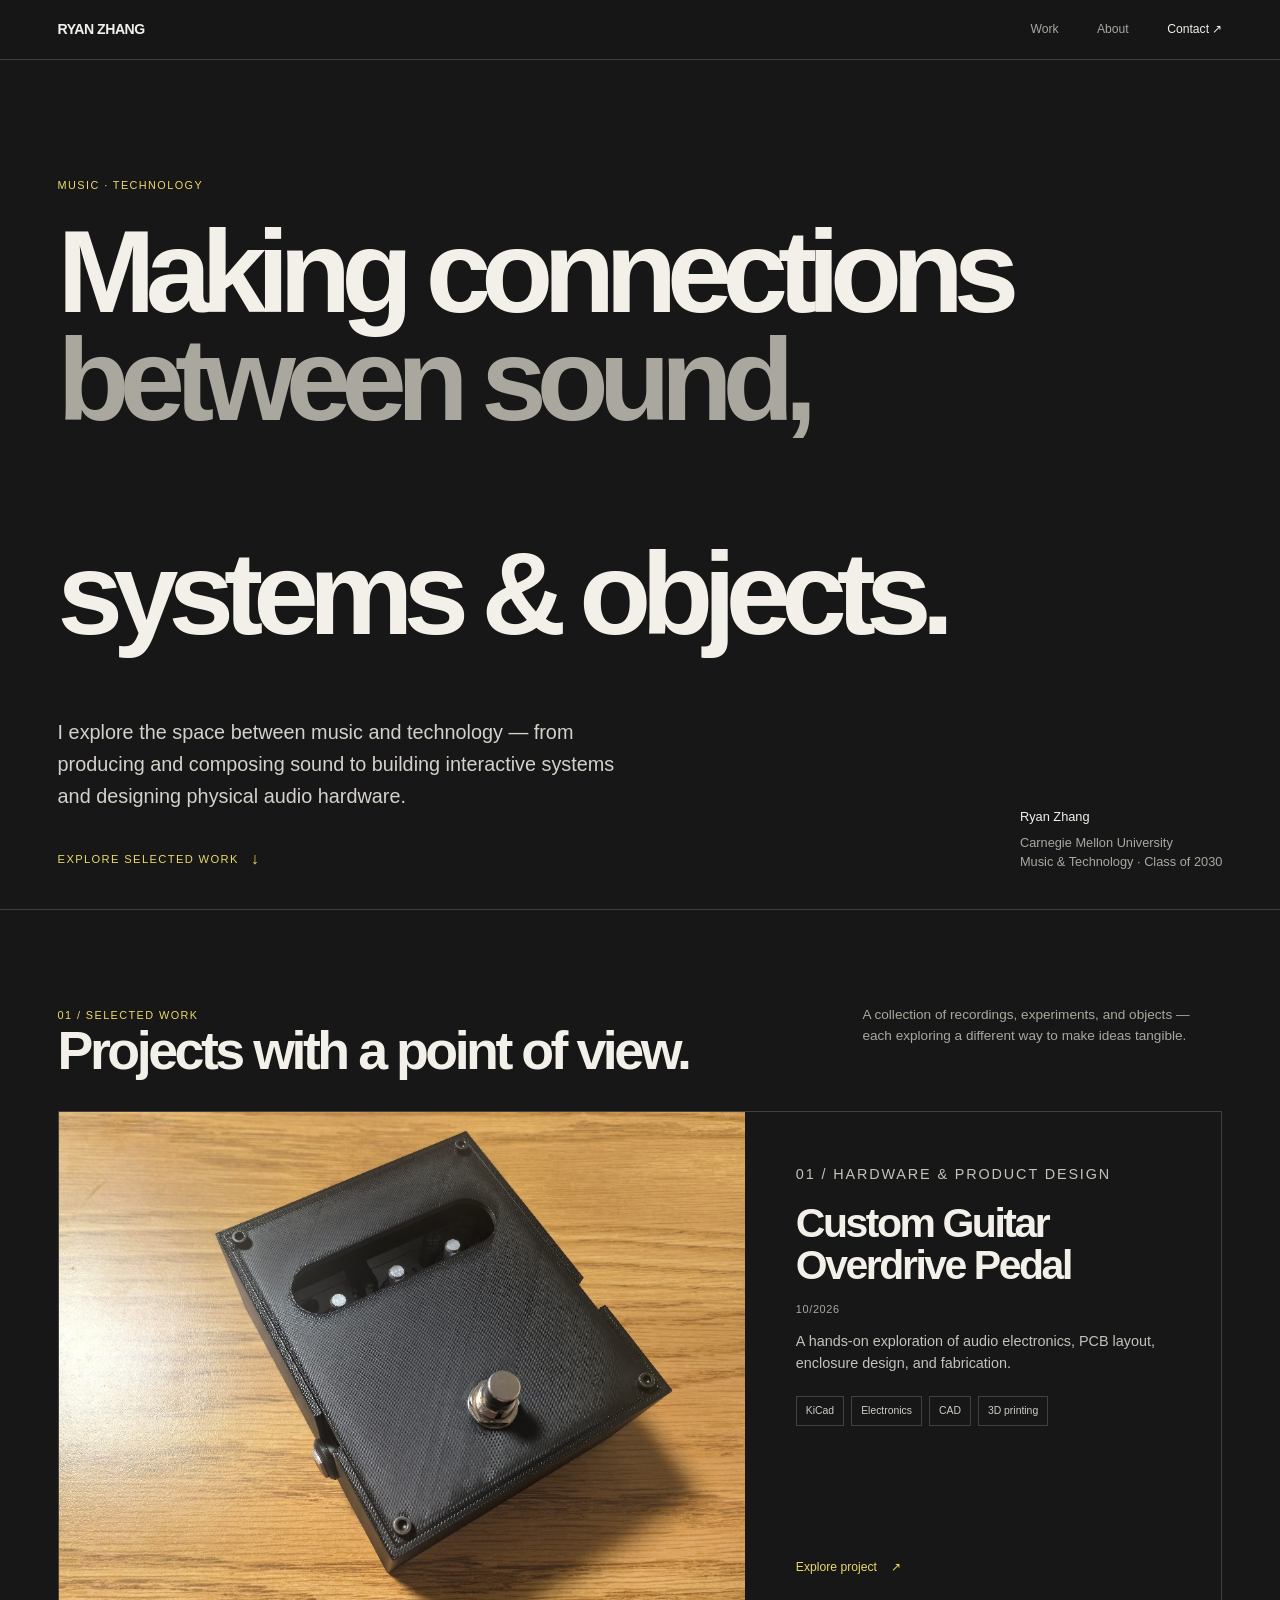
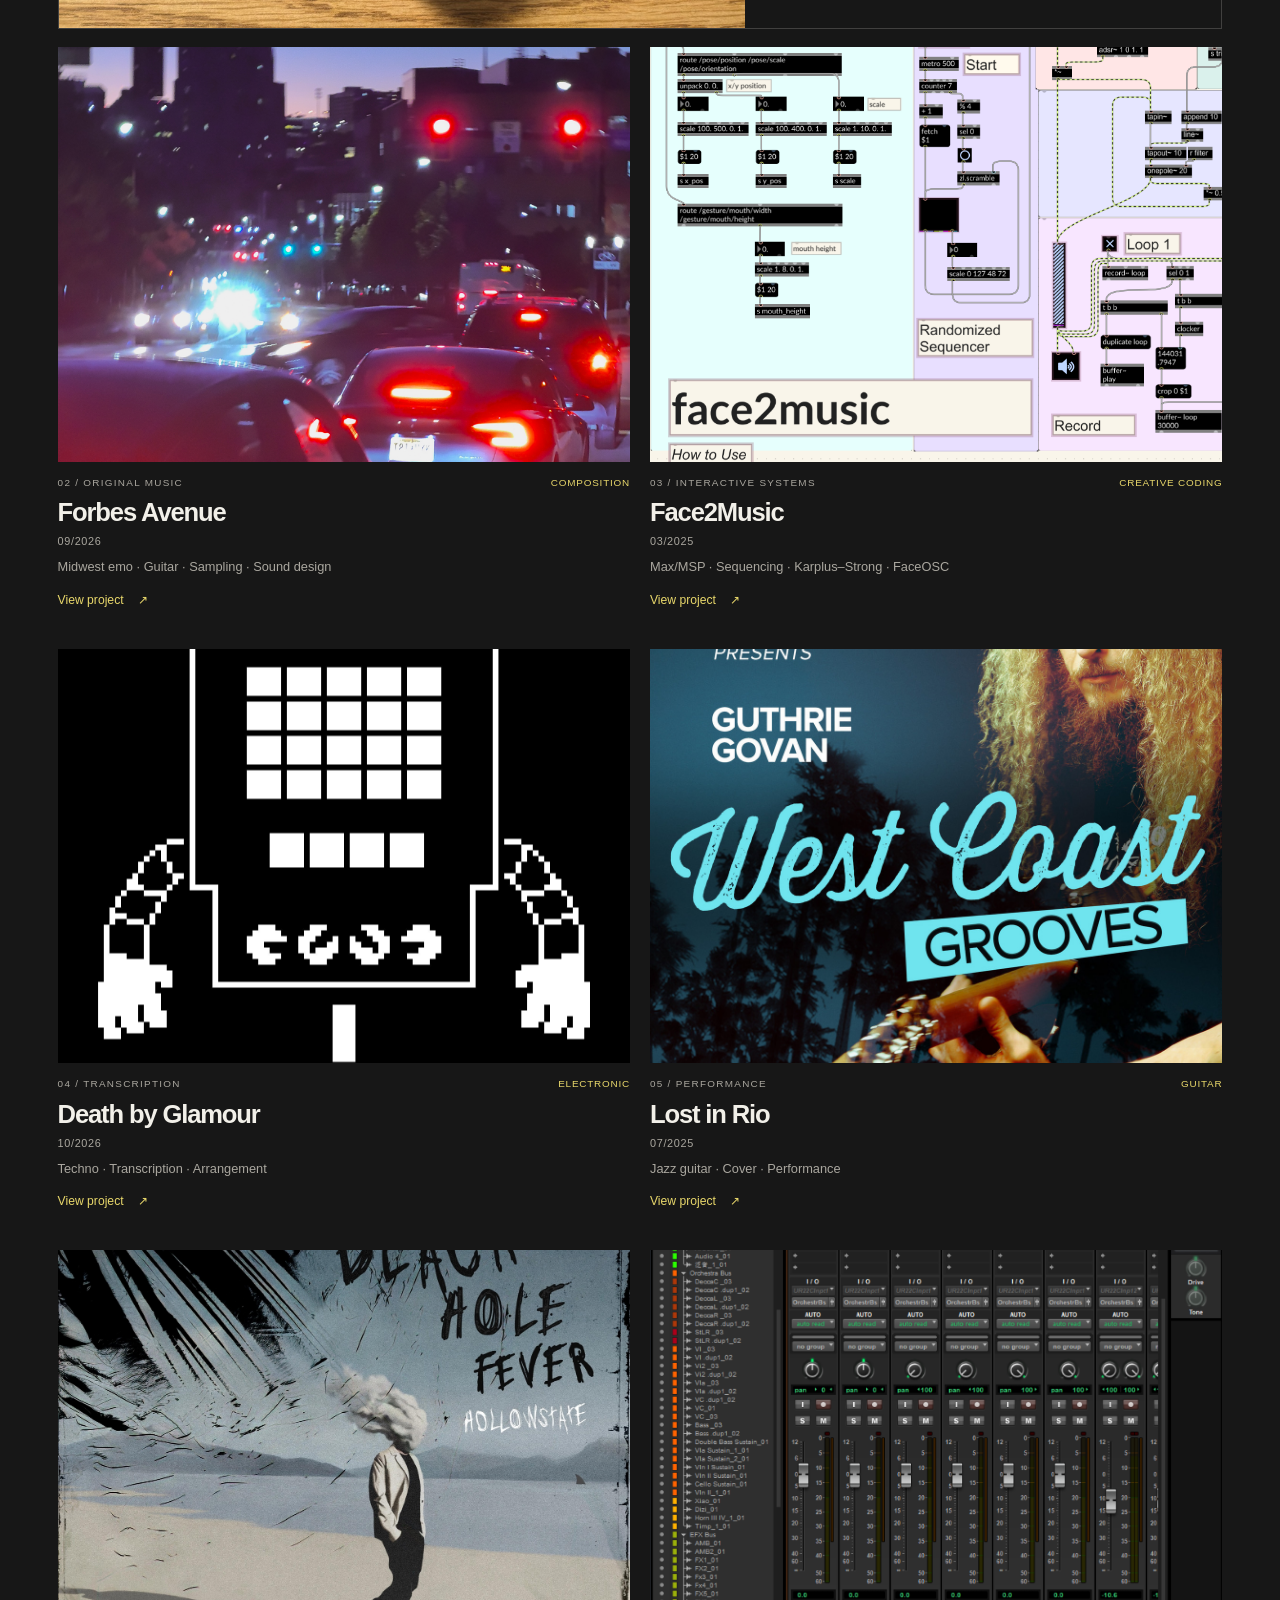
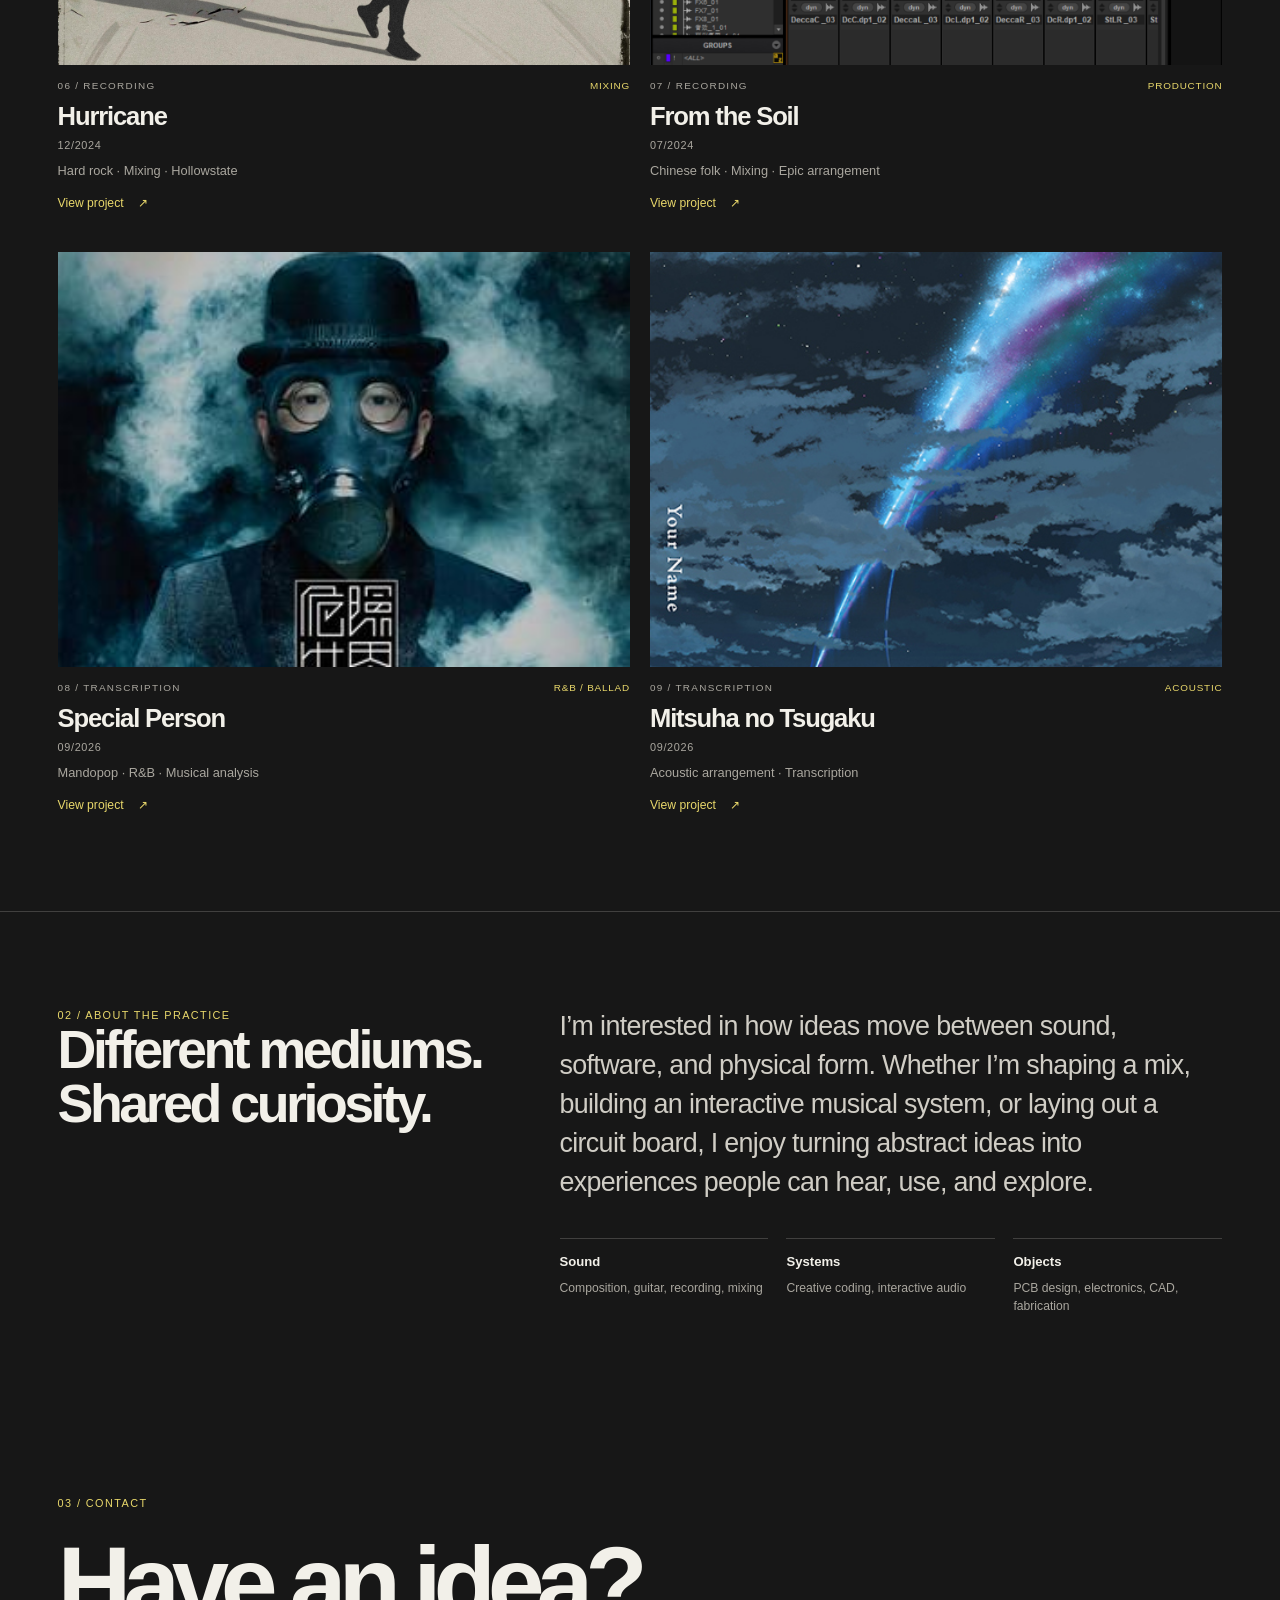
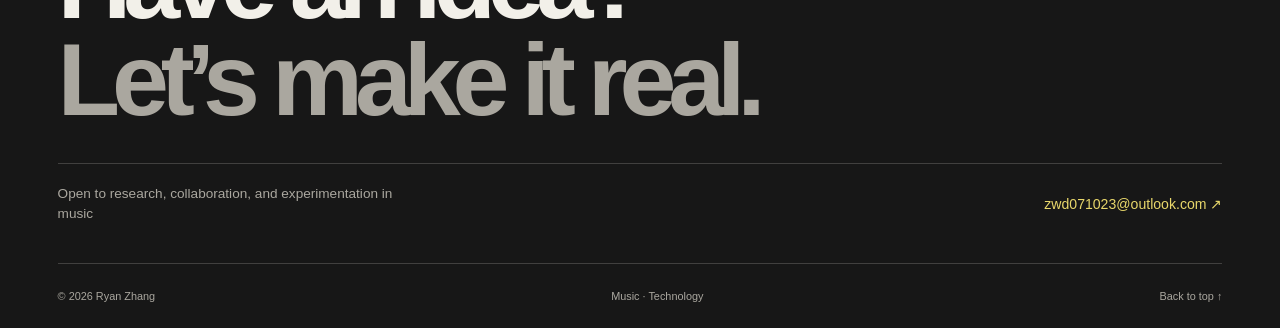
<file: index.html>
<!DOCTYPE html>
<html lang="en">
<head>
  <meta charset="UTF-8">
  <meta name="viewport" content="width=device-width, initial-scale=1.0">
  <meta name="theme-color" content="#171717">
  <meta name="description" content="Ryan Zhang — selected work across music, creative technology, and hardware design.">
  <title>Ryan Zhang — Selected Work</title>
  <style>
    :root {
      --bg: #171717;
      --panel: #202020;
      --text: #f2f0e9;
      --muted: #aaa79f;
      --line: rgba(242, 240, 233, .19);
      --accent: #e9d86b;
      --page: min(1440px, calc(100% - 9vw));
    }
    * { box-sizing: border-box; margin: 0; padding: 0; }
    html { scroll-behavior: smooth; scroll-padding-top: 90px; }
    body {
      background: var(--bg); color: var(--text);
      font-family: Inter, "Helvetica Neue", Arial, sans-serif;
      -webkit-font-smoothing: antialiased;
      line-height: 1.5;
    }
    a { color: inherit; text-decoration: none; }
    img { display: block; max-width: 100%; }
    ::selection { background: var(--accent); color: var(--bg); }
    .wrap { width: var(--page); margin-inline: auto; }
    .topbar {
      position: sticky; top: 0; z-index: 20;
      display: flex; align-items: center; justify-content: space-between;
      gap: 24px; padding: 19px max(4.5vw, calc((100vw - 1440px) / 2));
      border-bottom: 1px solid var(--line);
      background: rgba(23,23,23,.9); backdrop-filter: blur(16px);
    }
    .wordmark { font-size: .88rem; font-weight: 750; letter-spacing: -.035em; }
    .nav { display: flex; align-items: center; gap: clamp(18px, 3vw, 42px); }
    .nav a { font-size: .76rem; color: var(--muted); transition: color .2s ease; }
    .nav a:hover, .nav a:focus-visible { color: var(--accent); }
    .nav .contact-link { color: var(--text); }
    .hero {
      min-height: min(780px, 82vh); display: flex; flex-direction: column;
      justify-content: space-between; padding-top: clamp(85px, 13vh, 150px);
      padding-bottom: 38px;
    }
    .eyebrow, .section-label, .meta, .project-number {
      font-size: .68rem; letter-spacing: .13em; text-transform: uppercase;
    }
    .eyebrow { color: var(--accent); margin-bottom: 25px; }
    h1 {
      max-width: 1100px; font-size: clamp(3.5rem, 9.2vw, 9rem);
      line-height: .91; letter-spacing: -.085em; font-weight: 720;
    }
    h1 .second-line { display: block; color: var(--muted); }
    .hero-bottom {
      display: grid; grid-template-columns: minmax(0, 1.1fr) minmax(230px, .65fr);
      gap: 36px; align-items: end; margin-top: 70px;
    }
    .intro { max-width: 580px; font-size: clamp(1rem, 1.55vw, 1.25rem); color: #d4d1c9; line-height: 1.6; }
    .hero-note { justify-self: end; max-width: 300px; color: var(--muted); font-size: .8rem; }
    .hero-note span { color: var(--text); display: block; margin-bottom: 7px; }
    .scroll-cue { display: inline-flex; align-items: center; gap: 12px; margin-top: 35px; color: var(--accent); font-size: .7rem; letter-spacing: .12em; text-transform: uppercase; }
    .scroll-cue::after { content: "↓"; font-size: 1rem; }
    .section { padding-block: 95px; border-top: 1px solid var(--line); }
    .section-head { display: flex; align-items: baseline; justify-content: space-between; gap: 20px; margin-bottom: 34px; }
    .section-label { color: var(--accent); }
    h2 { font-size: clamp(2rem, 4.2vw, 4rem); line-height: 1; letter-spacing: -.065em; font-weight: 650; }
    .section-description { max-width: 360px; color: var(--muted); font-size: .85rem; }
    .feature {
      display: grid; grid-template-columns: 1.18fr .82fr; min-height: 390px;
      border: 1px solid var(--line); margin-bottom: 18px; transition: border-color .25s ease;
    }
    .feature:hover { border-color: rgba(233,216,107,.65); }
    .feature-image { min-height: 360px; overflow: hidden; background: #252525; }
    .feature-image img { width: 100%; height: 100%; object-fit: cover; transition: transform .65s cubic-bezier(.2,.7,.2,1); }
    .feature:hover .feature-image img { transform: scale(1.025); }
    .feature-copy { padding: clamp(24px, 4vw, 54px); display: flex; flex-direction: column; align-items: flex-start; justify-content: space-between; gap: 35px; }
    .meta { color: var(--muted); font-size: .63rem; }
    .feature h3 { font-size: clamp(1.8rem, 3.2vw, 3.25rem); line-height: 1.02; letter-spacing: -.06em; font-weight: 620; margin: 18px 0 14px; }
    .feature-copy p { color: #c5c2ba; font-size: .9rem; max-width: 390px; }
    .tags { display: flex; flex-wrap: wrap; gap: 7px; margin-top: 22px; }
    .tag { border: 1px solid var(--line); padding: 6px 9px; color: #d0cdc5; font-size: .65rem; }
    .text-link { display: inline-flex; align-items: center; gap: 14px; color: var(--accent); font-size: .76rem; }
    .text-link span { transition: transform .2s ease; }
    .text-link:hover span { transform: translate(3px,-3px); }
    .project-grid { display: grid; grid-template-columns: repeat(2, minmax(0,1fr)); gap: 38px 20px; }
    .project { min-width: 0; }
    .project-image { aspect-ratio: 1.38; overflow: hidden; background: #242424; position: relative; }
    .project-image img { width: 100%; height: 100%; object-fit: cover; transition: transform .55s cubic-bezier(.2,.7,.2,1), opacity .3s ease; }
    .project:hover .project-image img { transform: scale(1.035); opacity: .88; }
    .project-top { display: flex; justify-content: space-between; gap: 12px; margin: 14px 0 8px; }
    .project-number { color: var(--muted); font-size: .62rem; }
    .project-category { color: var(--accent); font-size: .62rem; letter-spacing: .08em; text-transform: uppercase; text-align: right; }
    .project h3 { font-size: clamp(1.25rem, 2vw, 1.8rem); font-weight: 600; letter-spacing: -.045em; line-height: 1.12; }
    .project p { margin-top: 8px; color: var(--muted); font-size: .8rem; }
    .project .text-link { margin-top: 14px; }
    .project .project-date, .feature-copy .project-date { color: var(--muted); font-size: .68rem; letter-spacing: .06em; max-width: none; }
    .project .project-date { margin-top: 6px; }
    .feature-copy .project-date { margin: 0 0 14px; }
    .about-grid { display: grid; grid-template-columns: .8fr 1.2fr; gap: 60px; }
    .about-copy { max-width: 700px; color: #d0cdc5; font-size: clamp(1.2rem, 2.1vw, 1.8rem); line-height: 1.45; letter-spacing: -.025em; }
    .discipline-list { display: grid; grid-template-columns: repeat(3,1fr); gap: 18px; margin-top: 36px; }
    .discipline { border-top: 1px solid var(--line); padding-top: 13px; }
    .discipline b { display: block; font-size: .82rem; font-weight: 600; margin-bottom: 7px; }
    .discipline span { display: block; color: var(--muted); font-size: .76rem; }
    .contact-section { padding-block: 85px 38px; }
    .contact-title { max-width: 900px; font-size: clamp(3rem, 8vw, 7.5rem); line-height: .94; letter-spacing: -.08em; margin: 24px 0 35px; }
    .contact-title span { color: var(--muted); }
    .contact-bottom { display: flex; align-items: center; justify-content: space-between; gap: 24px; border-top: 1px solid var(--line); padding-top: 20px; }
    .email { color: var(--accent); font-size: .88rem; }
    footer { display: flex; justify-content: space-between; gap: 20px; padding-block: 24px; color: var(--muted); font-size: .68rem; border-top: 1px solid var(--line); }
    @media (max-width: 760px) {
      :root { --page: calc(100% - 40px); }
      .topbar { padding: 16px 20px; }
      .nav { gap: 16px; }
      .nav a { font-size: .7rem; }
      .hero { min-height: 720px; min-height: 82svh; padding-top: 100px; }
      h1 { font-size: clamp(3.2rem, 13vw, 6rem); }
      .hero-bottom { grid-template-columns: 1fr; gap: 20px; margin-top: 50px; }
      .hero-note { justify-self: start; }
      .section { padding-block: 68px; }
      .section-head { display: block; }
      .section-description { margin-top: 13px; }
      .feature { grid-template-columns: 1fr; }
      .feature-image { min-height: 0; aspect-ratio: 1.2; }
      .feature-copy { min-height: 300px; }
      .project-grid { gap: 30px 14px; }
      .project-image { aspect-ratio: 1.05; }
      .project-category { font-size: .55rem; }
      .project p { font-size: .74rem; }
      .about-grid { grid-template-columns: 1fr; gap: 28px; }
      .discipline-list { grid-template-columns: 1fr; gap: 22px; }
      .contact-bottom { align-items: flex-start; flex-direction: column; }
    }
    @media (max-width: 430px) {
      .wordmark { font-size: .78rem; }
      .nav { gap: 11px; }
      .nav a { font-size: .65rem; }
      .project-grid { grid-template-columns: 1fr; }
      .project-image { aspect-ratio: 1.4; }
      footer { flex-direction: column; }
    }
    @media (prefers-reduced-motion: reduce) {
      html { scroll-behavior: auto; }
      *, *::before, *::after { transition-duration: .01ms !important; animation-duration: .01ms !important; animation-iteration-count: 1 !important; }
    }
  </style>
</head>
<body>
  <header class="topbar">
    <a class="wordmark" href="#home" aria-label="Ryan Zhang home">RYAN ZHANG</a>
    <nav class="nav" aria-label="Main navigation">
      <a href="#work">Work</a>
      <a href="#about">About</a>
      <a class="contact-link" href="#contact">Contact ↗</a>
    </nav>
  </header>

  <main>
    <section class="hero wrap" id="home">
      <div>
        <p class="eyebrow">Music · Technology</p>
        <h1>Making connections<br><span class="second-line">between sound,</span><br>systems & objects.</h1>
        <div class="hero-bottom">
          <div>
            <p class="intro">I explore the space between music and technology — from producing and composing sound to building interactive systems and designing physical audio hardware.</p>
            <a class="scroll-cue" href="#work">Explore selected work</a>
          </div>
          <p class="hero-note"><span>Ryan Zhang</span>Carnegie Mellon University<br>Music & Technology · Class of 2030</p>
        </div>
      </div>
    </section>

    <section class="section" id="work">
      <div class="wrap">
        <div class="section-head">
          <div><p class="section-label">01 / Selected work</p><h2>Projects with a point of view.</h2></div>
          <p class="section-description">A collection of recordings, experiments, and objects — each exploring a different way to make ideas tangible.</p>
        </div>

        <a class="feature" href="./custom-guitar-overdrive-pedal/index.html">
          <div class="feature-image"><img src="resources/custom_guitar_overdrive_pedal/figure-01.jpeg" alt="Custom guitar overdrive pedal project" loading="eager"></div>
          <div class="feature-copy">
            <div>
              <p class="meta">01 / Hardware & product design</p>
              <h3>Custom Guitar<br>Overdrive Pedal</h3>
              <p class="project-date"><time datetime="2026-10">10/2026</time></p>
              <p>A hands-on exploration of audio electronics, PCB layout, enclosure design, and fabrication.</p>
              <div class="tags"><span class="tag">KiCad</span><span class="tag">Electronics</span><span class="tag">CAD</span><span class="tag">3D printing</span></div>
            </div>
            <span class="text-link">Explore project <span>↗</span></span>
          </div>
        </a>

        <div class="project-grid">
          <article class="project">
            <a href="./forbes-avenue/index.html" aria-label="View Forbes Avenue project">
              <div class="project-image"><img src="resources/forbes_avenue/forbes_avenue.jpg" alt="Forbes Avenue original music project" loading="lazy"></div>
            </a>
            <div class="project-top"><span class="project-number">02 / Original music</span><span class="project-category">Composition</span></div>
            <h3><a href="./forbes-avenue/index.html">Forbes Avenue</a></h3>
            <p class="project-date"><time datetime="2026-09">09/2026</time></p>
            <p>Midwest emo · Guitar · Sampling · Sound design</p>
            <a class="text-link" href="./forbes-avenue/index.html">View project <span>↗</span></a>
          </article>

          <article class="project">
            <a href="./face2music/index.html" aria-label="View Face2Music project">
              <div class="project-image"><img src="resources/face2music/face2music.png" alt="Face2Music interactive music system" loading="lazy"></div>
            </a>
            <div class="project-top"><span class="project-number">03 / Interactive systems</span><span class="project-category">Creative coding</span></div>
            <h3><a href="./face2music/index.html">Face2Music</a></h3>
            <p class="project-date"><time datetime="2025-03">03/2025</time></p>
            <p>Max/MSP · Sequencing · Karplus–Strong · FaceOSC</p>
            <a class="text-link" href="./face2music/index.html">View project <span>↗</span></a>
          </article>

          <article class="project">
            <a href="./death-by-glamour/index.html" aria-label="View Death by Glamour project">
              <div class="project-image"><img src="resources/death_by_glamour/death_by_glamour.jpg" alt="Death by Glamour techno transcription project" loading="lazy"></div>
            </a>
            <div class="project-top"><span class="project-number">04 / Transcription</span><span class="project-category">Electronic</span></div>
            <h3><a href="./death-by-glamour/index.html">Death by Glamour</a></h3>
            <p class="project-date"><time datetime="2026-10">10/2026</time></p>
            <p>Techno · Transcription · Arrangement</p>
            <a class="text-link" href="./death-by-glamour/index.html">View project <span>↗</span></a>
          </article>

          <article class="project">
            <a href="./lost-in-rio/index.html" aria-label="View Lost in Rio project">
              <div class="project-image"><img src="resources/lost_in_rio/west_coast_grooves.jpg" alt="Lost in Rio jazz guitar cover" loading="lazy"></div>
            </a>
            <div class="project-top"><span class="project-number">05 / Performance</span><span class="project-category">Guitar</span></div>
            <h3><a href="./lost-in-rio/index.html">Lost in Rio</a></h3>
            <p class="project-date"><time datetime="2025-07">07/2025</time></p>
            <p>Jazz guitar · Cover · Performance</p>
            <a class="text-link" href="./lost-in-rio/index.html">View project <span>↗</span></a>
          </article>

          <article class="project">
            <a href="./hurricane/index.html" aria-label="View Hurricane project">
              <div class="project-image"><img src="resources/hurricane/black_hole_fever.jpg" alt="Hurricane hard rock mixing project" loading="lazy"></div>
            </a>
            <div class="project-top"><span class="project-number">06 / Recording</span><span class="project-category">Mixing</span></div>
            <h3><a href="./hurricane/index.html">Hurricane</a></h3>
            <p class="project-date"><time datetime="2024-12">12/2024</time></p>
            <p>Hard rock · Mixing · Hollowstate</p>
            <a class="text-link" href="./hurricane/index.html">View project <span>↗</span></a>
          </article>

          <article class="project">
            <a href="./from-the-soil/index.html" aria-label="View From the Soil project">
              <div class="project-image"><img src="resources/from_the_soil/from_the_soil.png" alt="From the Soil Chinese folk mixing project" loading="lazy"></div>
            </a>
            <div class="project-top"><span class="project-number">07 / Recording</span><span class="project-category">Production</span></div>
            <h3><a href="./from-the-soil/index.html">From the Soil</a></h3>
            <p class="project-date"><time datetime="2024-07">07/2024</time></p>
            <p>Chinese folk · Mixing · Epic arrangement</p>
            <a class="text-link" href="./from-the-soil/index.html">View project <span>↗</span></a>
          </article>

          <article class="project">
            <a href="./special-person/index.html" aria-label="View Special Person project">
              <div class="project-image"><img src="resources/special_person/special_person.jpg" alt="Special Person Mandopop transcription project" loading="lazy"></div>
            </a>
            <div class="project-top"><span class="project-number">08 / Transcription</span><span class="project-category">R&B / Ballad</span></div>
            <h3><a href="./special-person/index.html">Special Person</a></h3>
            <p class="project-date"><time datetime="2026-09">09/2026</time></p>
            <p>Mandopop · R&B · Musical analysis</p>
            <a class="text-link" href="./special-person/index.html">View project <span>↗</span></a>
          </article>

          <article class="project">
            <a href="./mitsuha-no-tsugaku/index.html" aria-label="View Mitsuha no Tsugaku project">
              <div class="project-image"><img src="resources/mitsuha_no_tsugaku/mitsuha_no_tsugaku.jpg" alt="Mitsuha no Tsugaku acoustic transcription project" loading="lazy"></div>
            </a>
            <div class="project-top"><span class="project-number">09 / Transcription</span><span class="project-category">Acoustic</span></div>
            <h3><a href="./mitsuha-no-tsugaku/index.html">Mitsuha no Tsugaku</a></h3>
            <p class="project-date"><time datetime="2026-09">09/2026</time></p>
            <p>Acoustic arrangement · Transcription</p>
            <a class="text-link" href="./mitsuha-no-tsugaku/index.html">View project <span>↗</span></a>
          </article>

        </div>
      </div>
    </section>

    <section class="section" id="about">
      <div class="wrap about-grid">
        <div><p class="section-label">02 / About the practice</p><h2>Different mediums.<br>Shared curiosity.</h2></div>
        <div>
          <p class="about-copy">I’m interested in how ideas move between sound, software, and physical form. Whether I’m shaping a mix, building an interactive musical system, or laying out a circuit board, I enjoy turning abstract ideas into experiences people can hear, use, and explore.</p>
          <div class="discipline-list">
            <div class="discipline"><b>Sound</b><span>Composition, guitar, recording, mixing</span></div>
            <div class="discipline"><b>Systems</b><span>Creative coding, interactive audio</span></div>
            <div class="discipline"><b>Objects</b><span>PCB design, electronics, CAD, fabrication</span></div>
          </div>
        </div>
      </div>
    </section>

    <section class="contact-section wrap" id="contact">
      <p class="section-label">03 / Contact</p>
      <h2 class="contact-title">Have an idea?<br><span>Let’s make it real.</span></h2>
      <div class="contact-bottom">
        <p class="section-description">Open to research, collaboration, and experimentation in music</p>
        <a class="email" href="mailto:zwd071023@outlook.com">zwd071023@outlook.com ↗</a>
      </div>
    </section>
  </main>

  <footer class="wrap">
    <span>© 2026 Ryan Zhang</span>
    <span>Music · Technology</span>
    <a href="#home">Back to top ↑</a>
  </footer>
</body>
</html>
</file>
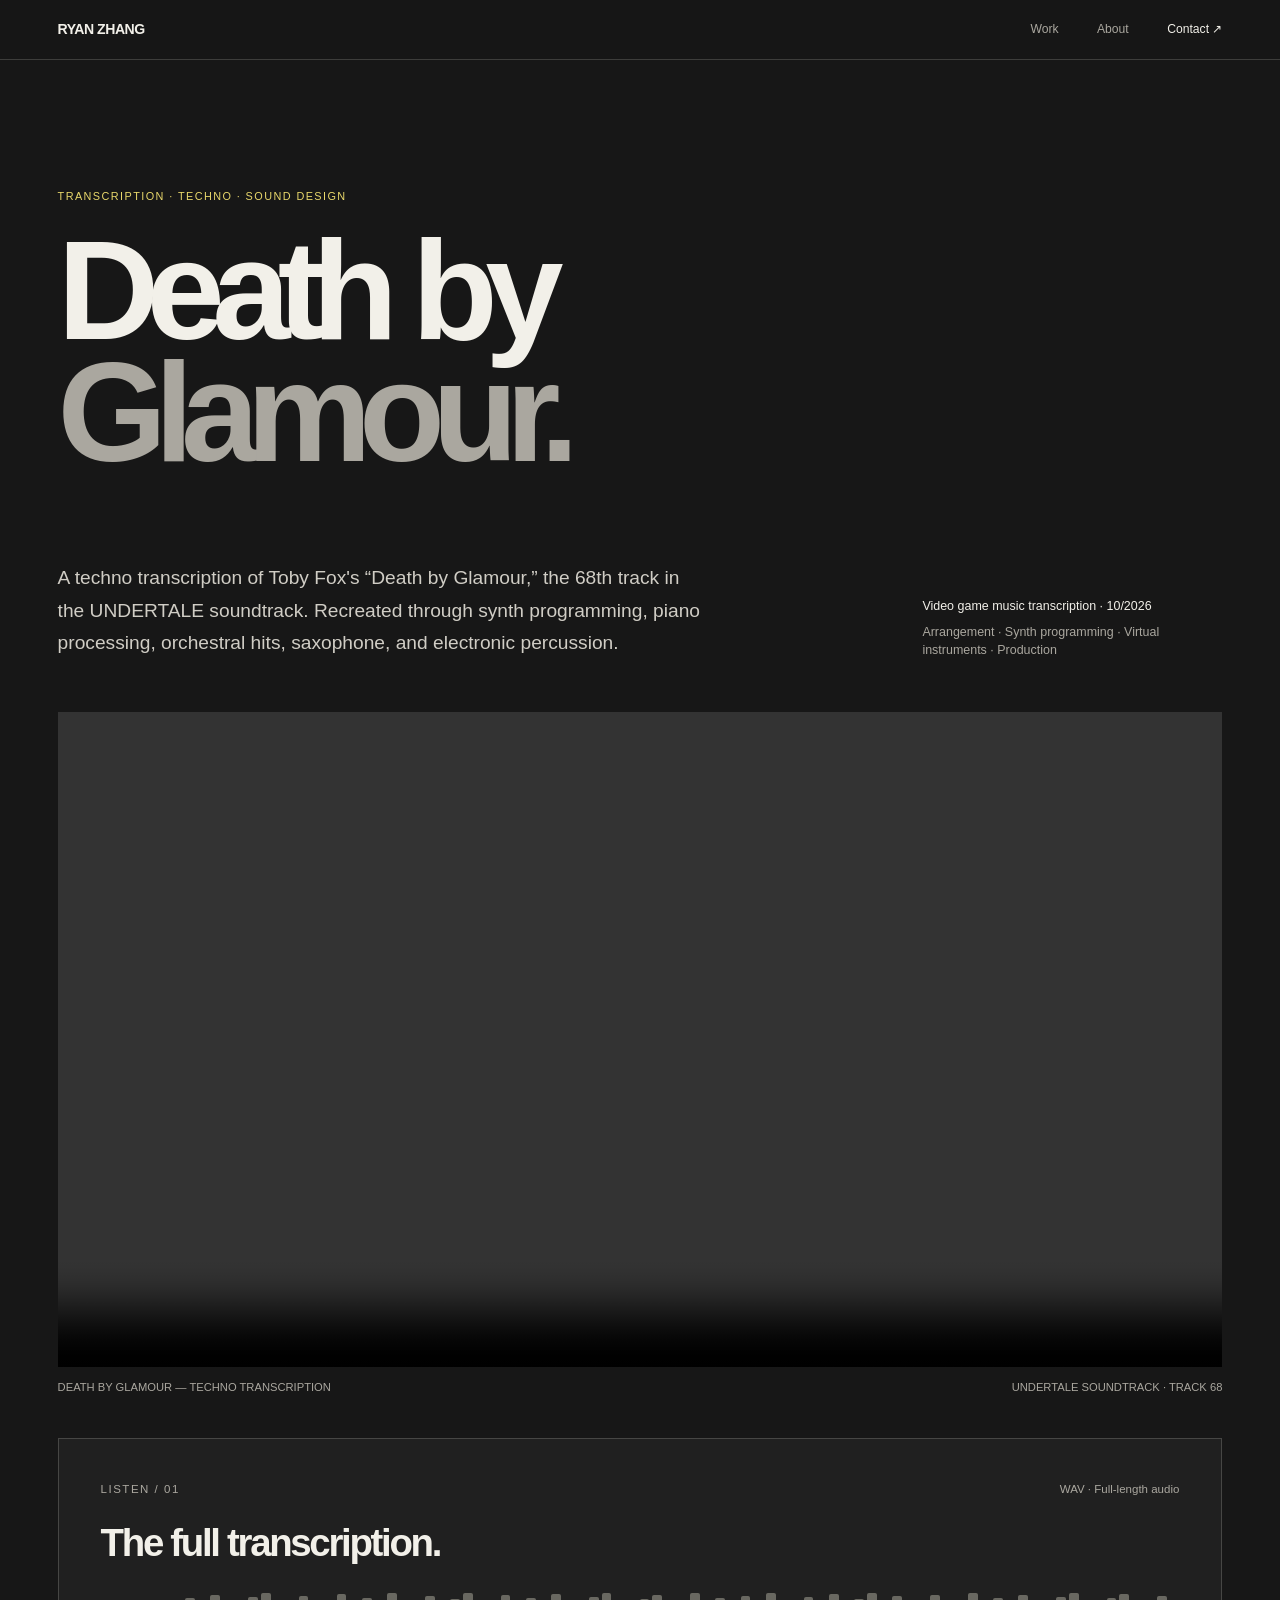
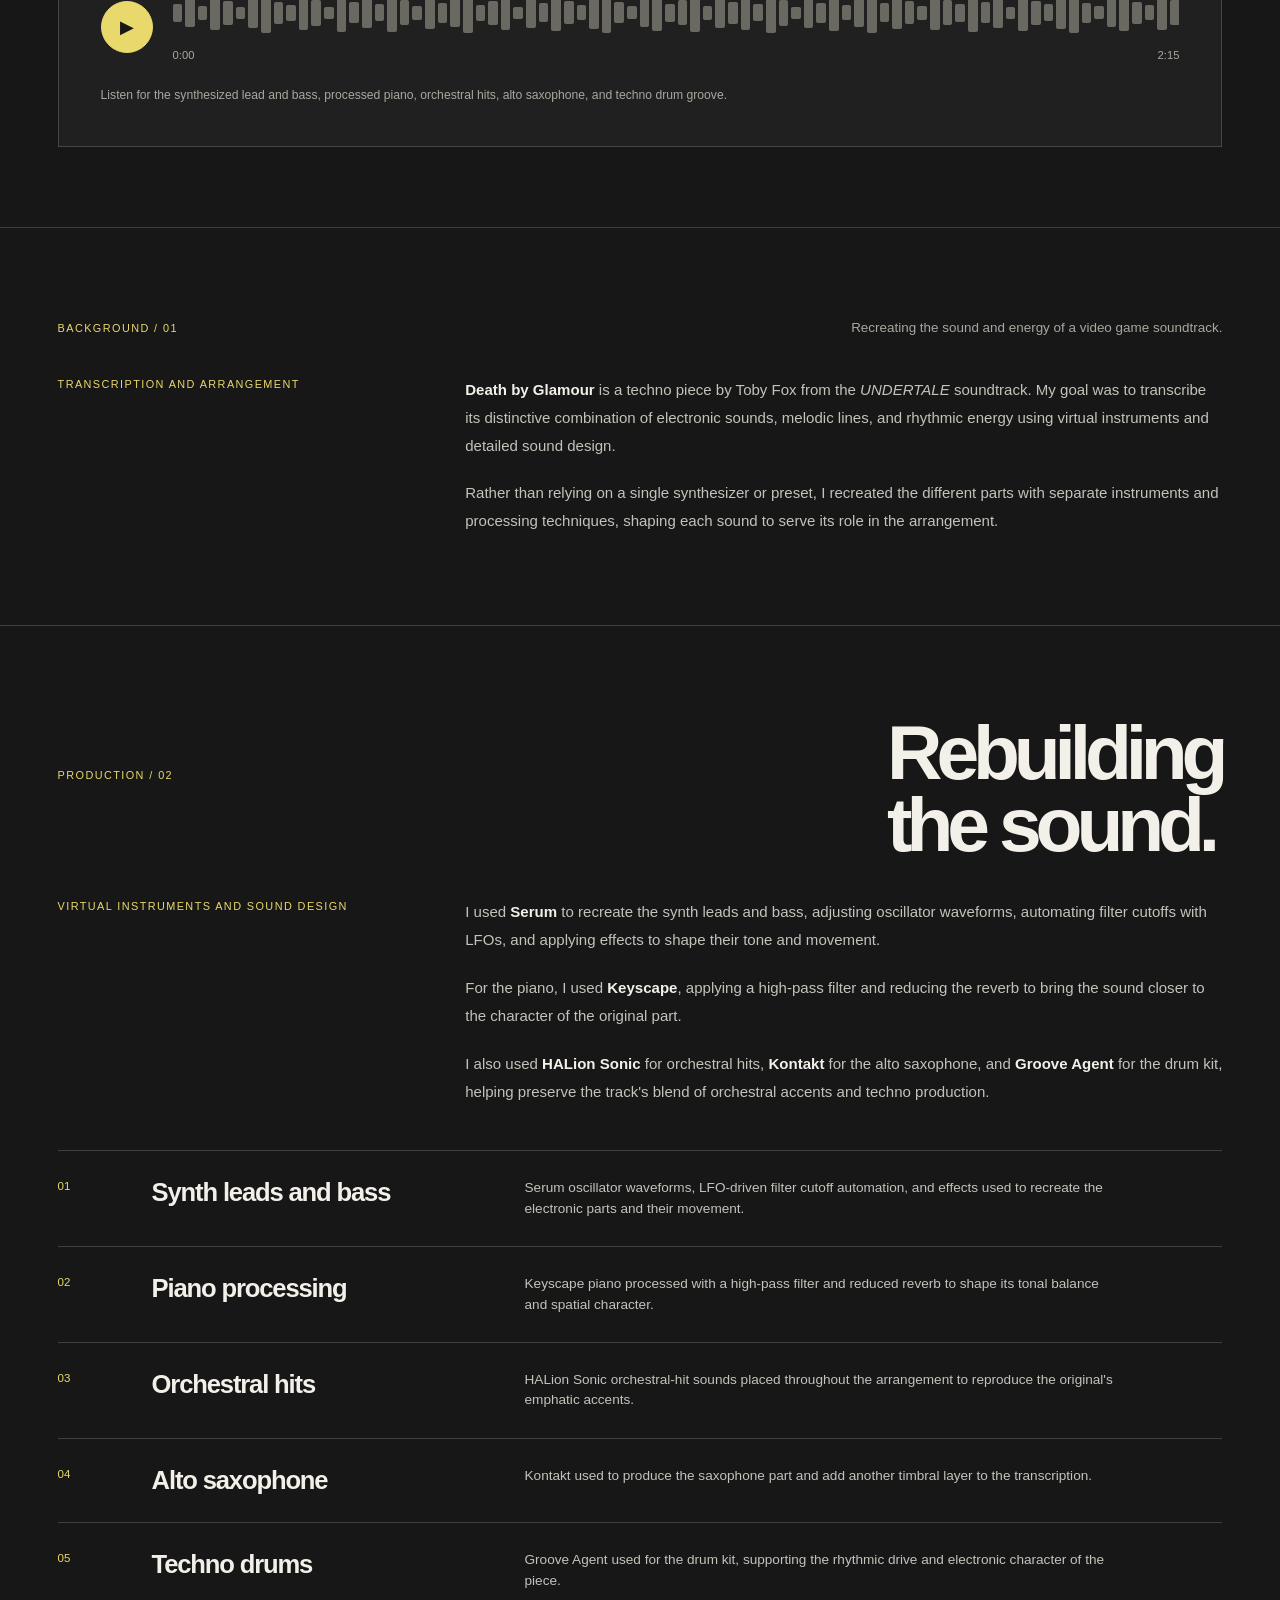
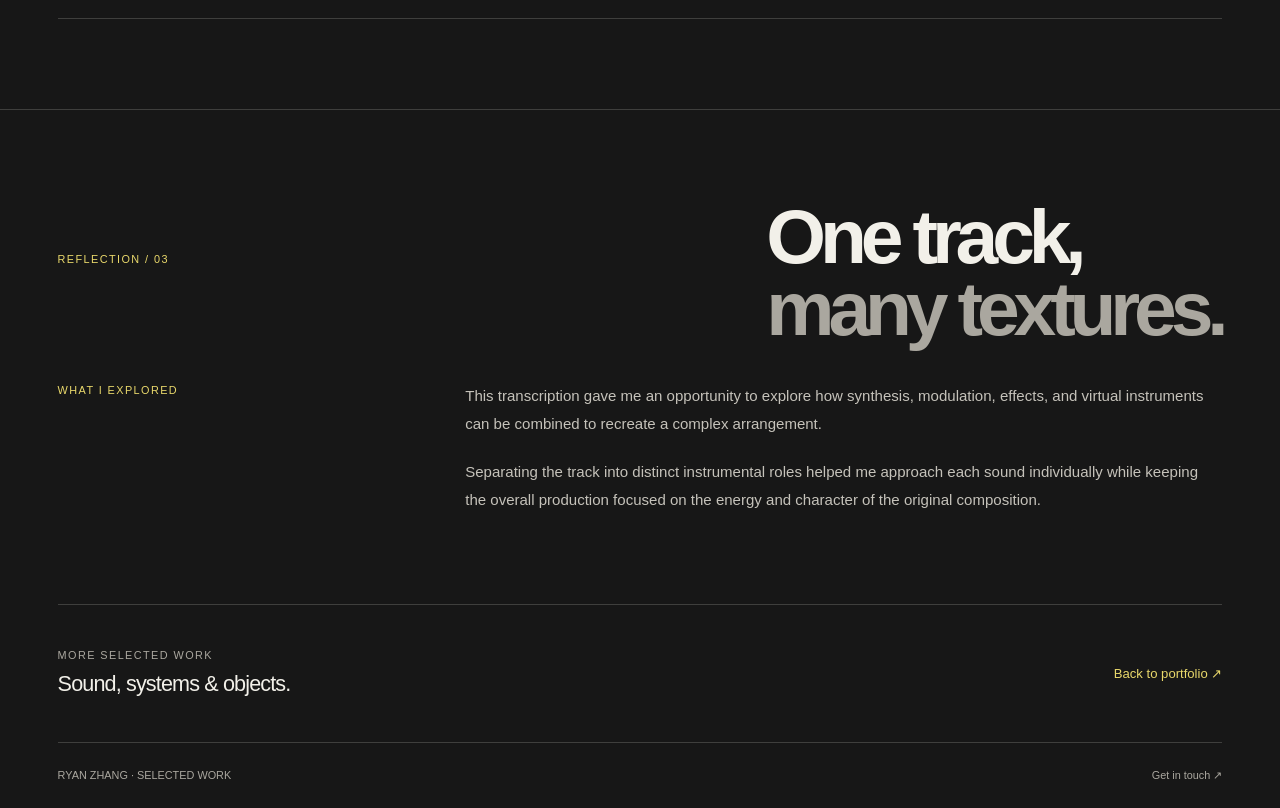
<file: death-by-glamour/index.html>
<!DOCTYPE html>
<html lang="en">
<head>
  <meta charset="UTF-8">
  <meta name="viewport" content="width=device-width, initial-scale=1.0">
  <meta name="theme-color" content="#171717">
  <meta name="description" content="Death by Glamour — a techno transcription of Toby Fox's UNDERTALE soundtrack by Ryan Zhang.">
  <title>Death by Glamour — Ryan Zhang</title>

  <!-- Shared site-wide stylesheet -->
  <link rel="stylesheet" href="../style.css">

  <style>
    /* Hero */
    .hero {
      padding-top: clamp(75px, 10vw, 145px);
      padding-bottom: 80px;
    }

    .eyebrow,
    .section-label,
    .meta {
      font-size: .68rem;
      letter-spacing: .13em;
      text-transform: uppercase;
    }

    .eyebrow,
    .section-label {
      color: var(--accent);
    }

    .eyebrow {
      margin-bottom: 26px;
    }

    h1 {
      max-width: 1250px;
      font-size: clamp(3.5rem, 11vw, 9.5rem);
      line-height: .86;
      letter-spacing: -.09em;
      font-weight: 740;
    }

    h1 .muted-line {
      display: block;
      color: var(--muted);
    }

    .hero-bottom {
      display: grid;
      grid-template-columns: minmax(0, 1.1fr) minmax(220px, .6fr);
      gap: 36px;
      align-items: end;
      margin-top: clamp(45px, 7vw, 95px);
    }

    .intro {
      max-width: 650px;
      font-size: clamp(1rem, 1.5vw, 1.22rem);
      color: var(--soft);
      line-height: 1.7;
    }

    .hero-note {
      justify-self: end;
      max-width: 300px;
      color: var(--muted);
      font-size: .78rem;
    }

    .hero-note span {
      display: block;
      color: var(--text);
      margin-bottom: 7px;
    }

    /* Video */
    .video-frame {
      position: relative;
      margin-top: 52px;
      background: var(--panel);
      overflow: hidden;
    }

    .video-frame video {
      width: 100%;
      aspect-ratio: 16 / 9;
      object-fit: contain;
      background: #111;
    }

    .media-caption {
      display: flex;
      justify-content: space-between;
      gap: 20px;
      margin-top: 12px;
      color: var(--muted);
      font-size: .7rem;
    }

    /* Custom WAV player */
    .audio-section {
      margin-top: 42px;
      padding: clamp(22px, 3.5vw, 42px);
      border: 1px solid var(--line);
      background: var(--panel);
    }

    .audio-top {
      display: flex;
      justify-content: space-between;
      gap: 20px;
      align-items: flex-start;
      margin-bottom: 28px;
    }

    .audio-top h2 {
      font-size: clamp(1.5rem, 3vw, 2.4rem);
      line-height: 1;
      letter-spacing: -.06em;
      margin-top: 9px;
    }

    .audio-top p {
      color: var(--muted);
      font-size: .72rem;
    }

    .audio-controls {
      display: grid;
      grid-template-columns: auto minmax(0, 1fr);
      gap: 20px;
      align-items: center;
    }

    .play-button {
      width: 52px;
      height: 52px;
      flex-shrink: 0;
      border: 1px solid var(--accent);
      border-radius: 50%;
      background: var(--accent);
      color: var(--bg);
      cursor: pointer;
      font-size: 1.1rem;
      transition: transform .2s ease, background .2s ease;
    }

    .play-button:hover {
      transform: scale(1.05);
      background: #f4e68d;
    }

    .play-button:focus-visible,
    .waveform:focus-visible {
      outline: 2px solid var(--accent);
      outline-offset: 4px;
    }

    .track-area {
      min-width: 0;
    }

    .waveform {
      display: flex;
      align-items: center;
      gap: 3px;
      height: 44px;
      cursor: pointer;
      overflow: hidden;
    }

    .waveform span {
      flex: 1;
      min-width: 2px;
      height: var(--height);
      max-height: 40px;
      background: #696861;
      transition: background .15s ease;
      border-radius: 2px;
    }

    .waveform span.played {
      background: var(--accent);
    }

    .track-meta {
      display: flex;
      justify-content: space-between;
      gap: 15px;
      margin-top: 12px;
      color: var(--muted);
      font-size: .7rem;
      font-variant-numeric: tabular-nums;
    }

    .audio-note {
      margin-top: 22px;
      color: var(--muted);
      font-size: .76rem;
    }

    /* Content sections */
    .section {
      padding-block: 90px;
      border-top: 1px solid var(--line);
    }

    .section-head {
      display: flex;
      align-items: baseline;
      justify-content: space-between;
      gap: 24px;
      margin-bottom: 38px;
    }

    h2 {
      font-size: clamp(2.4rem, 6vw, 5.5rem);
      line-height: .94;
      letter-spacing: -.08em;
      font-weight: 690;
    }

    .section-description {
      max-width: 390px;
      color: var(--muted);
      font-size: .84rem;
    }

    .story-grid {
      display: grid;
      grid-template-columns: minmax(150px, .42fr) minmax(0, 1fr);
      gap: clamp(28px, 7vw, 110px);
    }

    .story-index {
      color: var(--accent);
      font-size: .68rem;
      letter-spacing: .13em;
      text-transform: uppercase;
    }

    .story-content {
      max-width: 780px;
    }

    .story-content p {
      color: #c5c2ba;
      font-size: .94rem;
      line-height: 1.85;
      margin-bottom: 20px;
    }

    .story-content p:last-child {
      margin-bottom: 0;
    }

    .story-content strong {
      color: var(--text);
      font-weight: 560;
    }

    /* Production details */
    .production-list {
      border-top: 1px solid var(--line);
    }

    .production-item {
      display: grid;
      grid-template-columns: 70px minmax(150px, .65fr) minmax(0, 1.3fr);
      gap: 24px;
      align-items: start;
      padding: 27px 0;
      border-bottom: 1px solid var(--line);
    }

    .production-number {
      color: var(--accent);
      font-size: .72rem;
    }

    .production-item h3 {
      font-size: clamp(1.15rem, 2vw, 1.65rem);
      line-height: 1.15;
      letter-spacing: -.045em;
    }

    .production-item p {
      color: #c5c2ba;
      font-size: .85rem;
      max-width: 590px;
    }

    @media (max-width: 760px) {
      .hero {
        padding-top: 75px;
        padding-bottom: 58px;
      }

      h1 {
        font-size: clamp(3.4rem, 14vw, 7rem);
      }

      .next-project,
      footer {
        align-items: flex-start;
        flex-direction: column;
      }

      .hero-bottom {
        grid-template-columns: 1fr;
        gap: 20px;
        margin-top: 40px;
      }

      .hero-note {
        justify-self: start;
      }

      .video-frame {
        margin-top: 34px;
      }

      .video-frame video {
        aspect-ratio: 4 / 3;
      }

      .section {
        padding-block: 62px;
      }

      .section-head {
        align-items: flex-start;
        flex-direction: column;
        gap: 15px;
      }

      .story-grid {
        grid-template-columns: 1fr;
        gap: 20px;
      }

      .production-item {
        grid-template-columns: 35px 1fr;
        gap: 12px;
      }

      .production-item p {
        grid-column: 2;
      }

      .audio-top {
        flex-direction: column;
      }

      .audio-controls {
        gap: 13px;
      }

      .waveform {
        gap: 2px;
      }

      .next-project {
        align-items: flex-start;
        flex-direction: column;
      }

      .media-caption {
        flex-direction: column;
        gap: 4px;
      }
    }

    @media (prefers-reduced-motion: reduce) {
      *,
      *::before,
      *::after {
        transition-duration: .01ms !important;
      }
    }
  </style>
</head>

<body>
  <header class="topbar">
    <a class="wordmark" href="../index.html">RYAN ZHANG</a>

    <nav class="nav" aria-label="Main navigation">
      <a href="../index.html#work">Work</a>
      <a href="../index.html#about">About</a>
      <a class="contact-link" href="../index.html#contact">Contact ↗</a>
    </nav>
  </header>

  <main>
    <!-- HERO -->
    <section class="hero wrap">
      <p class="eyebrow">Transcription · Techno · Sound design</p>

      <h1>
        Death by
        <span class="muted-line">Glamour.</span>
      </h1>

      <div class="hero-bottom">
        <p class="intro">
          A techno transcription of Toby Fox's “Death by Glamour,”
          the 68th track in the UNDERTALE soundtrack. Recreated through
          synth programming, piano processing, orchestral hits, saxophone,
          and electronic percussion.
        </p>

        <p class="hero-note">
          <span>Video game music transcription · <time datetime="2026-10">10/2026</time></span>
          Arrangement · Synth programming · Virtual instruments · Production
        </p>
      </div>

      <figure class="video-frame">
        <video controls preload="metadata" playsinline
          aria-label="Death by Glamour transcription video">
          <source
            src="../resources/death_by_glamour/death_by_glamour.mp4"
            type="video/mp4">
          Your browser does not support the video element.
        </video>
      </figure>

      <div class="media-caption">
        <span>DEATH BY GLAMOUR — TECHNO TRANSCRIPTION</span>
        <span>UNDERTALE SOUNDTRACK · TRACK 68</span>
      </div>

      <!-- Custom WAV player -->
      <section class="audio-section" aria-label="Listen to the track">
        <div class="audio-top">
          <div>
            <p class="eyebrow">Listen / 01</p>
            <h2>The full transcription.</h2>
          </div>
          <p>WAV · Full-length audio</p>
        </div>

        <audio id="track"
          src="../resources/death_by_glamour/death_by_glamour.wav"
          preload="metadata"></audio>

        <div class="audio-controls">
          <button class="play-button" id="playButton"
            type="button" aria-label="Play track">▶</button>

          <div class="track-area">
            <div class="waveform" id="waveform"
              role="slider" tabindex="0"
              aria-label="Seek through the audio"
              aria-valuemin="0" aria-valuemax="100"
              aria-valuenow="0"></div>

            <div class="track-meta">
              <span id="currentTime">0:00</span>
              <span id="duration">0:00</span>
            </div>
          </div>
        </div>

        <p class="audio-note">
          Listen for the synthesized lead and bass, processed piano,
          orchestral hits, alto saxophone, and techno drum groove.
        </p>
      </section>
    </section>

    <!-- BACKGROUND -->
    <section class="section">
      <div class="wrap">
        <div class="section-head">
          <p class="section-label">Background / 01</p>
          <p class="section-description">
            Recreating the sound and energy of a video game soundtrack.
          </p>
        </div>

        <div class="story-grid">
          <p class="story-index">Transcription and arrangement</p>

          <div class="story-content">
            <p>
              <strong>Death by Glamour</strong> is a techno piece by Toby Fox
              from the <em>UNDERTALE</em> soundtrack. My goal was to
              transcribe its distinctive combination of electronic sounds,
              melodic lines, and rhythmic energy using virtual instruments
              and detailed sound design.
            </p>

            <p>
              Rather than relying on a single synthesizer or preset, I
              recreated the different parts with separate instruments and
              processing techniques, shaping each sound to serve its role
              in the arrangement.
            </p>
          </div>
        </div>
      </div>
    </section>

    <!-- PRODUCTION -->
    <section class="section">
      <div class="wrap">
        <div class="section-head">
          <p class="section-label">Production / 02</p>
          <h2>Rebuilding<br>the sound.</h2>
        </div>

        <div class="story-grid" style="margin-bottom: 45px;">
          <p class="story-index">Virtual instruments and sound design</p>

          <div class="story-content">
            <p>
              I used <strong>Serum</strong> to recreate the synth leads and
              bass, adjusting oscillator waveforms, automating filter
              cutoffs with LFOs, and applying effects to shape their tone
              and movement.
            </p>

            <p>
              For the piano, I used <strong>Keyscape</strong>, applying a
              high-pass filter and reducing the reverb to bring the sound
              closer to the character of the original part.
            </p>

            <p>
              I also used <strong>HALion Sonic</strong> for orchestral hits,
              <strong>Kontakt</strong> for the alto saxophone, and
              <strong>Groove Agent</strong> for the drum kit, helping
              preserve the track's blend of orchestral accents and techno
              production.
            </p>
          </div>
        </div>

        <div class="production-list">
          <article class="production-item">
            <span class="production-number">01</span>
            <h3>Synth leads and bass</h3>
            <p>
              Serum oscillator waveforms, LFO-driven filter cutoff
              automation, and effects used to recreate the electronic
              parts and their movement.
            </p>
          </article>

          <article class="production-item">
            <span class="production-number">02</span>
            <h3>Piano processing</h3>
            <p>
              Keyscape piano processed with a high-pass filter and reduced
              reverb to shape its tonal balance and spatial character.
            </p>
          </article>

          <article class="production-item">
            <span class="production-number">03</span>
            <h3>Orchestral hits</h3>
            <p>
              HALion Sonic orchestral-hit sounds placed throughout the
              arrangement to reproduce the original's emphatic accents.
            </p>
          </article>

          <article class="production-item">
            <span class="production-number">04</span>
            <h3>Alto saxophone</h3>
            <p>
              Kontakt used to produce the saxophone part and add another
              timbral layer to the transcription.
            </p>
          </article>

          <article class="production-item">
            <span class="production-number">05</span>
            <h3>Techno drums</h3>
            <p>
              Groove Agent used for the drum kit, supporting the rhythmic
              drive and electronic character of the piece.
            </p>
          </article>
        </div>
      </div>
    </section>

    <!-- REFLECTION -->
    <section class="section">
      <div class="wrap">
        <div class="section-head">
          <p class="section-label">Reflection / 03</p>
          <h2>One track,<br><span style="color:var(--muted)">many textures.</span></h2>
        </div>

        <div class="story-grid">
          <p class="story-index">What I explored</p>

          <div class="story-content">
            <p>
              This transcription gave me an opportunity to explore how
              synthesis, modulation, effects, and virtual instruments can
              be combined to recreate a complex arrangement.
            </p>

            <p>
              Separating the track into distinct instrumental roles helped
              me approach each sound individually while keeping the overall
              production focused on the energy and character of the
              original composition.
            </p>
          </div>
        </div>
      </div>
    </section>

    <!-- FOOTER -->
    <div class="wrap next-project">
      <div>
        <p class="meta">More selected work</p>
        <p style="font-size:1.35rem;letter-spacing:-.04em;margin-top:5px">
          Sound, systems & objects.
        </p>
      </div>

      <a href="../index.html#work">Back to portfolio ↗</a>
    </div>
  </main>

  <footer class="wrap">
    <span>RYAN ZHANG · SELECTED WORK</span>
    <a href="mailto:zwd071023@outlook.com">Get in touch ↗</a>
  </footer>

  <script>
    (() => {
      const audio = document.getElementById("track");
      const playButton = document.getElementById("playButton");
      const waveform = document.getElementById("waveform");
      const currentTimeLabel = document.getElementById("currentTime");
      const durationLabel = document.getElementById("duration");

      // Decorative waveform bars, matching the Forbes Avenue player.
      // These bars are not measured from the actual audio waveform.
      const heights = [
        18, 29, 14, 35, 24, 12, 31, 40, 22, 16,
        34, 26, 12, 38, 21, 30, 17, 39, 25, 14,
        33, 20, 28, 40, 16, 24, 35, 12, 30, 19,
        37, 23, 15, 32, 40, 21, 13, 28, 36, 18,
        25, 39, 14, 30, 22, 34, 17, 40, 26, 12,
        31, 20, 37, 15, 28, 40, 19, 33, 23, 14,
        35, 25, 18, 39, 21, 30, 12, 36, 24, 17,
        32, 40, 20, 13, 29, 37, 22, 15, 34, 25
      ];

      heights.forEach(height => {
        const bar = document.createElement("span");
        bar.style.setProperty("--height", height + "px");
        waveform.appendChild(bar);
      });

      const bars = [...waveform.querySelectorAll("span")];

      function formatTime(seconds) {
        if (!Number.isFinite(seconds)) return "0:00";
        const mins = Math.floor(seconds / 60);
        const secs = Math.floor(seconds % 60);
        return mins + ":" + String(secs).padStart(2, "0");
      }

      function updateProgress() {
        const progress = audio.duration
          ? audio.currentTime / audio.duration
          : 0;

        const playedCount = Math.floor(progress * bars.length);

        bars.forEach((bar, index) => {
          bar.classList.toggle("played", index < playedCount);
        });

        waveform.setAttribute(
          "aria-valuenow",
          String(Math.round(progress * 100))
        );

        currentTimeLabel.textContent = formatTime(audio.currentTime);
      }

      function seekToPointer(event) {
        if (!Number.isFinite(audio.duration)) return;

        const rect = waveform.getBoundingClientRect();
        const position = Math.max(
          0,
          Math.min(1, (event.clientX - rect.left) / rect.width)
        );

        audio.currentTime = position * audio.duration;
      }

      playButton.addEventListener("click", async () => {
        if (audio.paused) {
          try {
            await audio.play();
          } catch (error) {
            console.error("Audio could not be played:", error);
          }
        } else {
          audio.pause();
        }
      });

      audio.addEventListener("play", () => {
        playButton.textContent = "Ⅱ";
        playButton.setAttribute("aria-label", "Pause track");
      });

      audio.addEventListener("pause", () => {
        playButton.textContent = "▶";
        playButton.setAttribute("aria-label", "Play track");
      });

      audio.addEventListener("loadedmetadata", () => {
        durationLabel.textContent = formatTime(audio.duration);
      });

      audio.addEventListener("timeupdate", updateProgress);
      audio.addEventListener("seeked", updateProgress);

      audio.addEventListener("ended", () => {
        updateProgress();
        playButton.textContent = "▶";
        playButton.setAttribute("aria-label", "Play track");
      });

      waveform.addEventListener("click", seekToPointer);

      waveform.addEventListener("keydown", event => {
        if (!Number.isFinite(audio.duration)) return;

        if (event.key === "ArrowRight") {
          event.preventDefault();
          audio.currentTime = Math.min(
            audio.duration,
            audio.currentTime + 5
          );
        }

        if (event.key === "ArrowLeft") {
          event.preventDefault();
          audio.currentTime = Math.max(0, audio.currentTime - 5);
        }

        if (event.key === "Home") {
          audio.currentTime = 0;
        }

        if (event.key === "End") {
          audio.currentTime = audio.duration;
        }
      });

      audio.addEventListener("error", () => {
        durationLabel.textContent = "Audio unavailable";
      });
    })();
  </script>
</body>
</html>
</file>
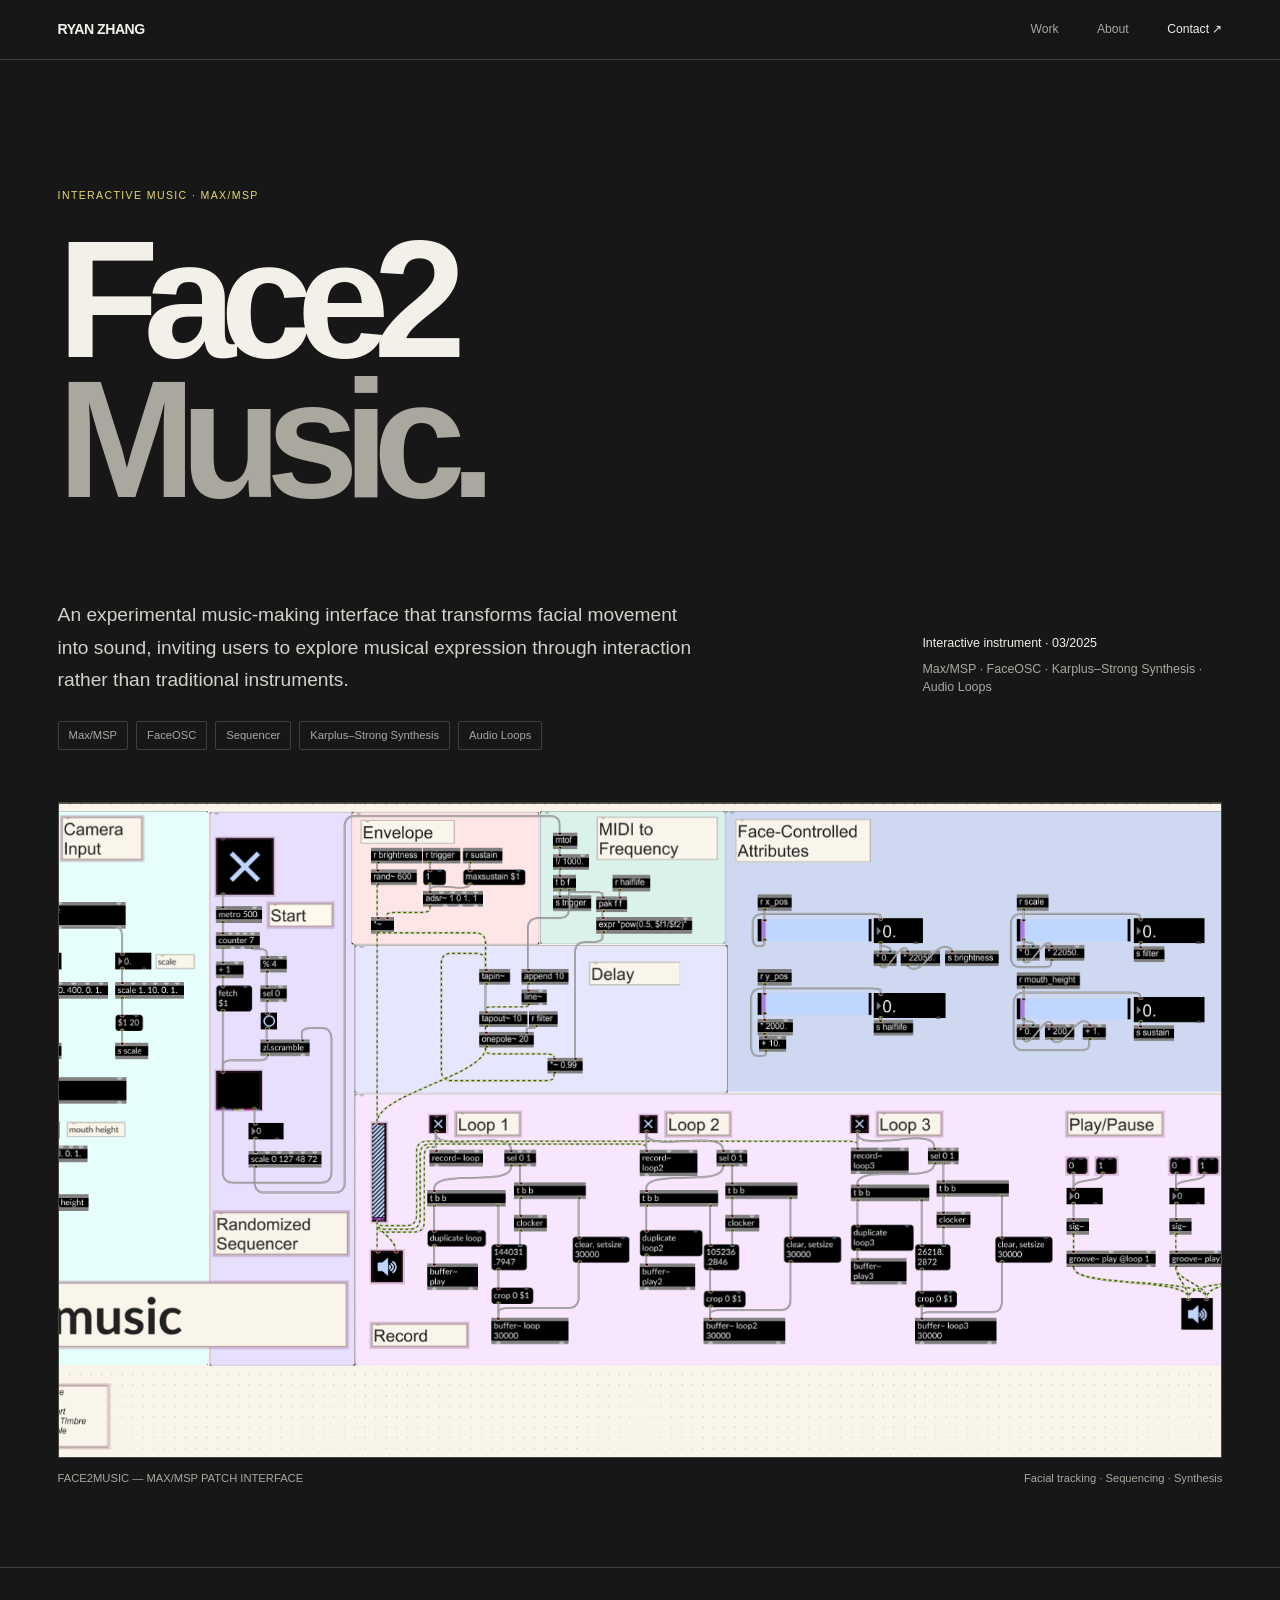
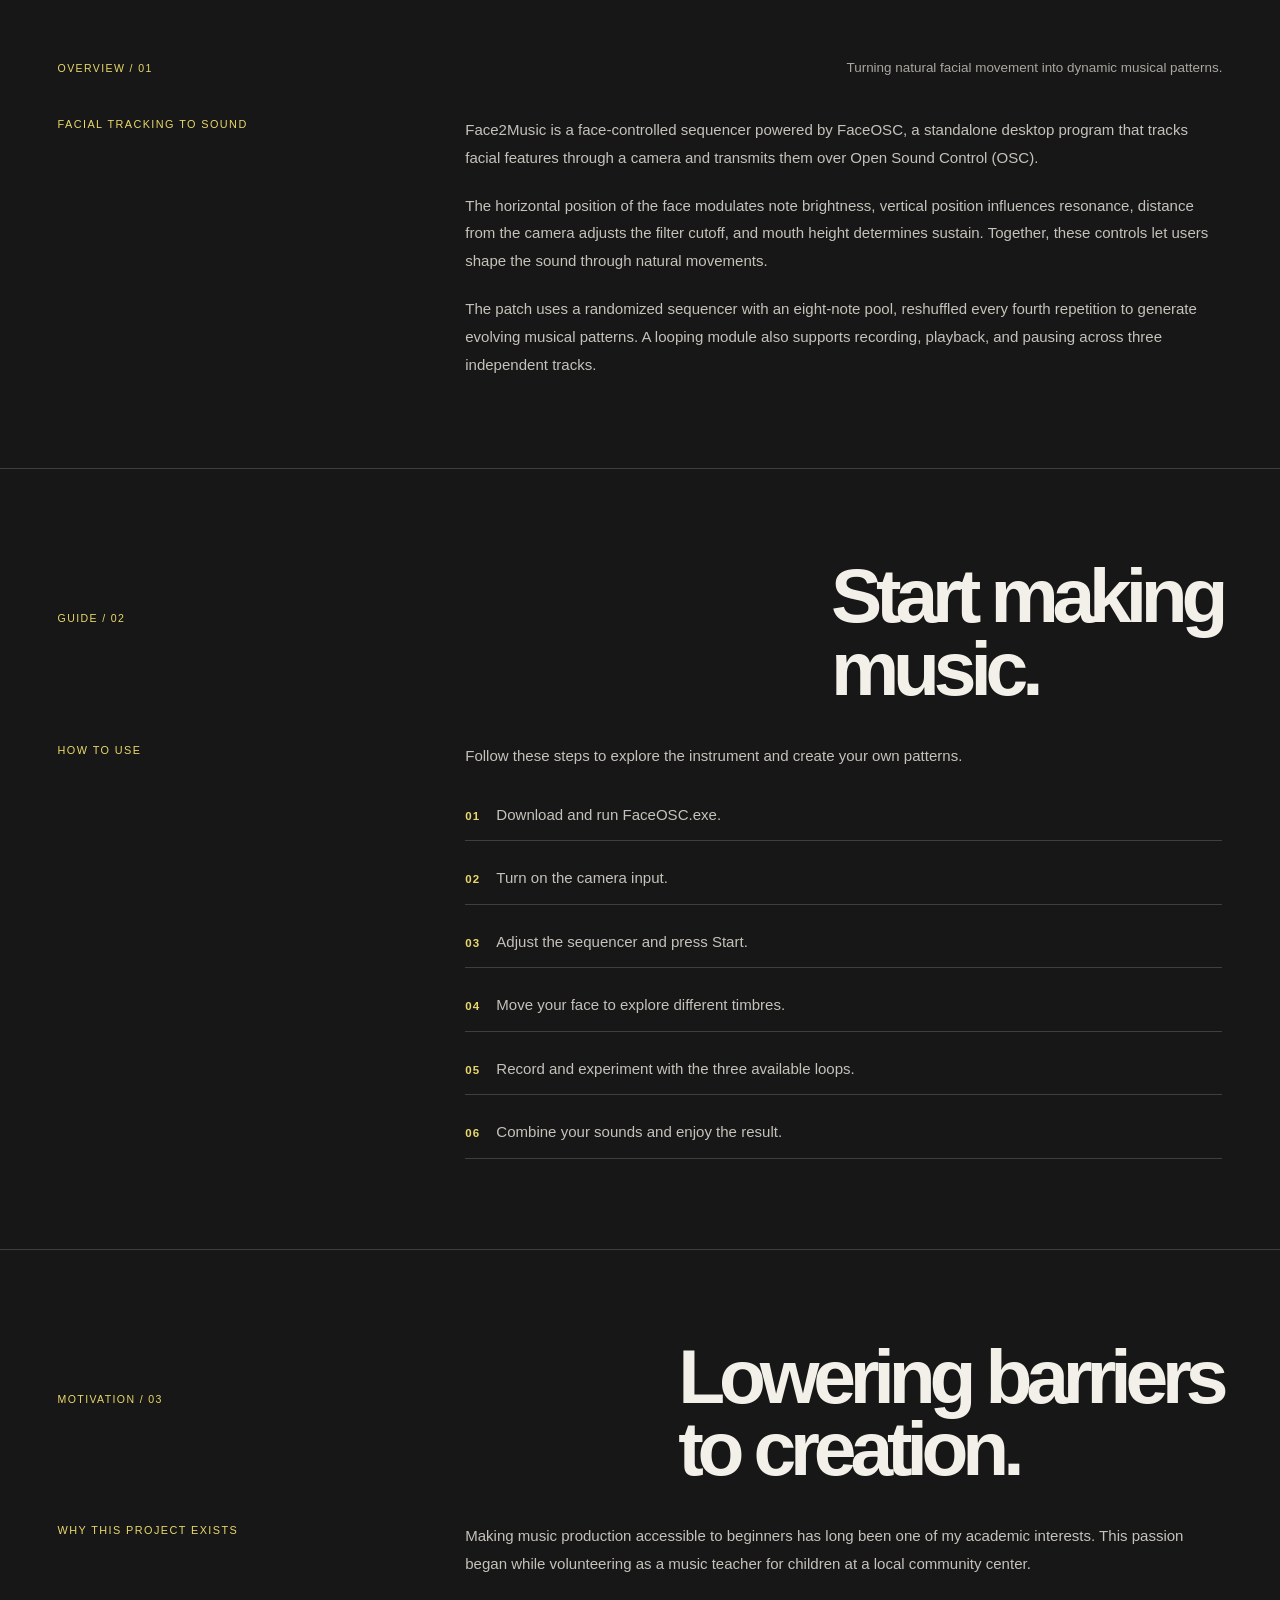
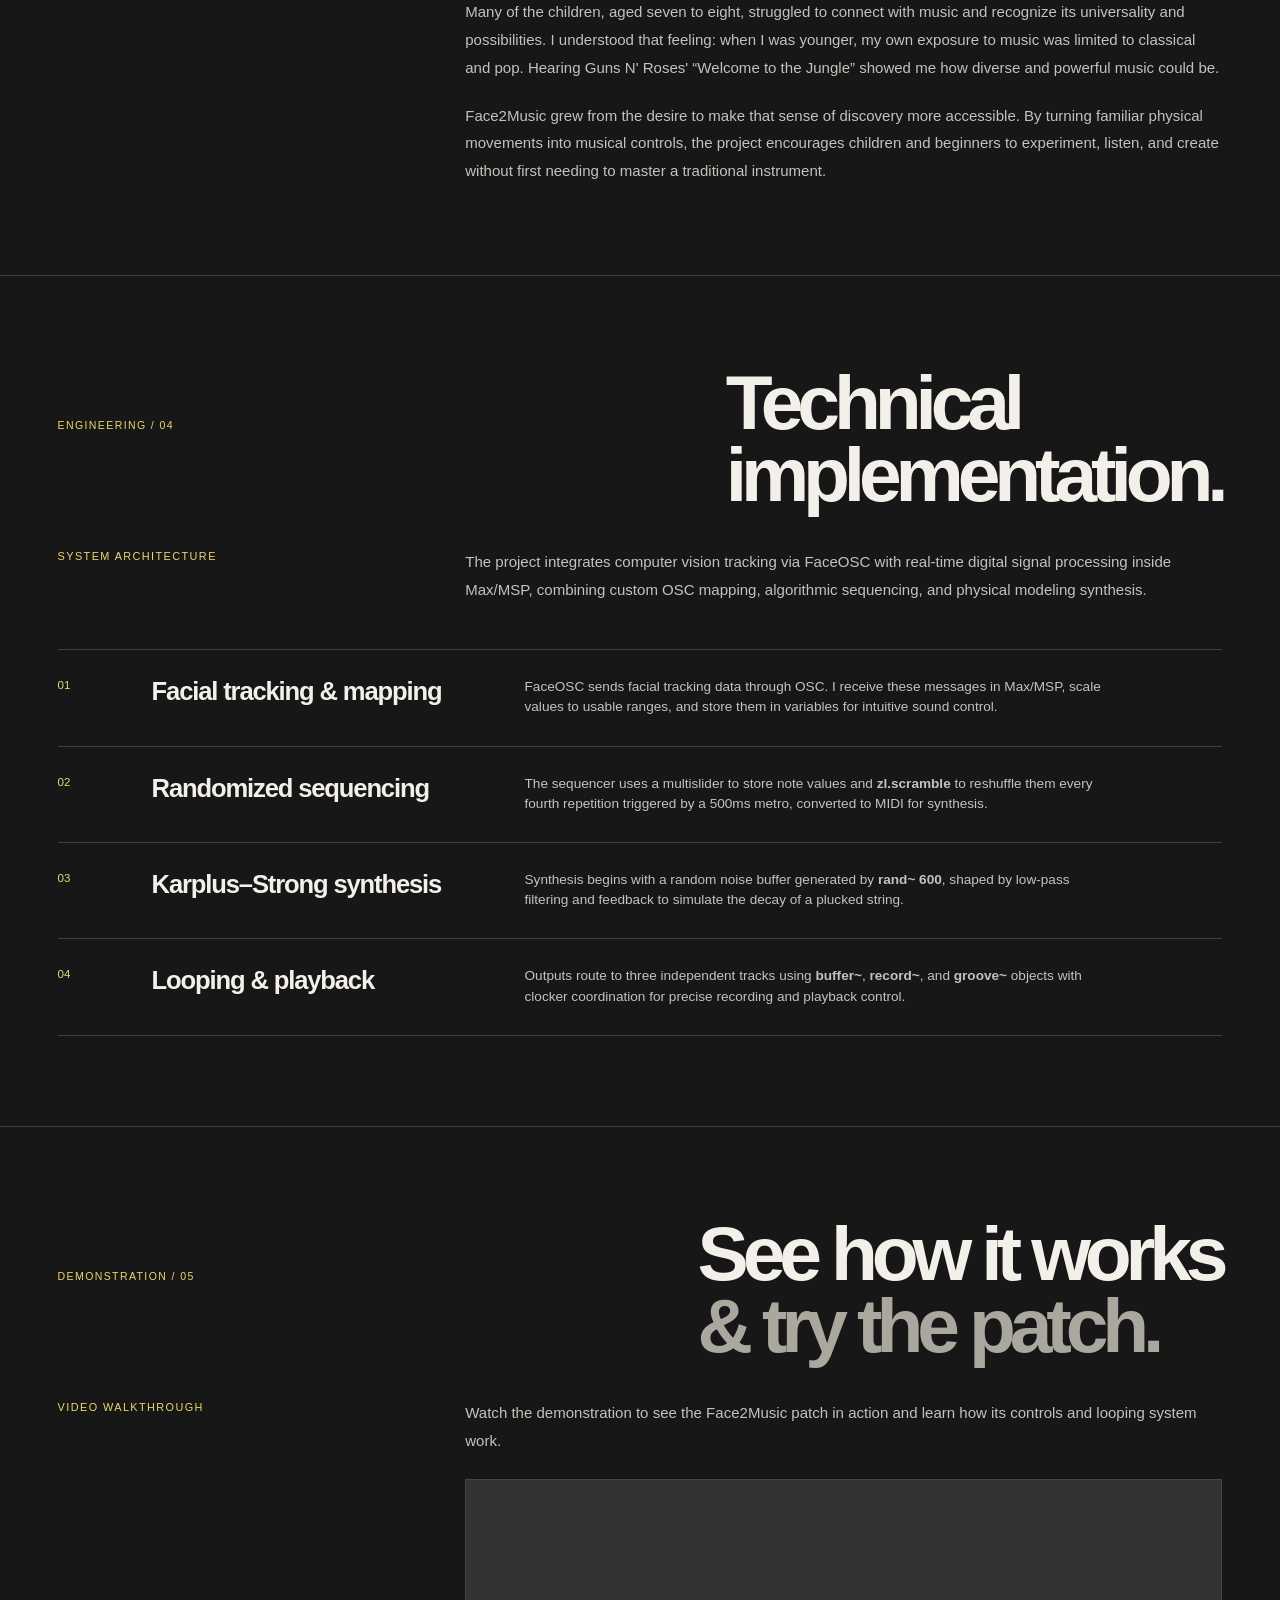
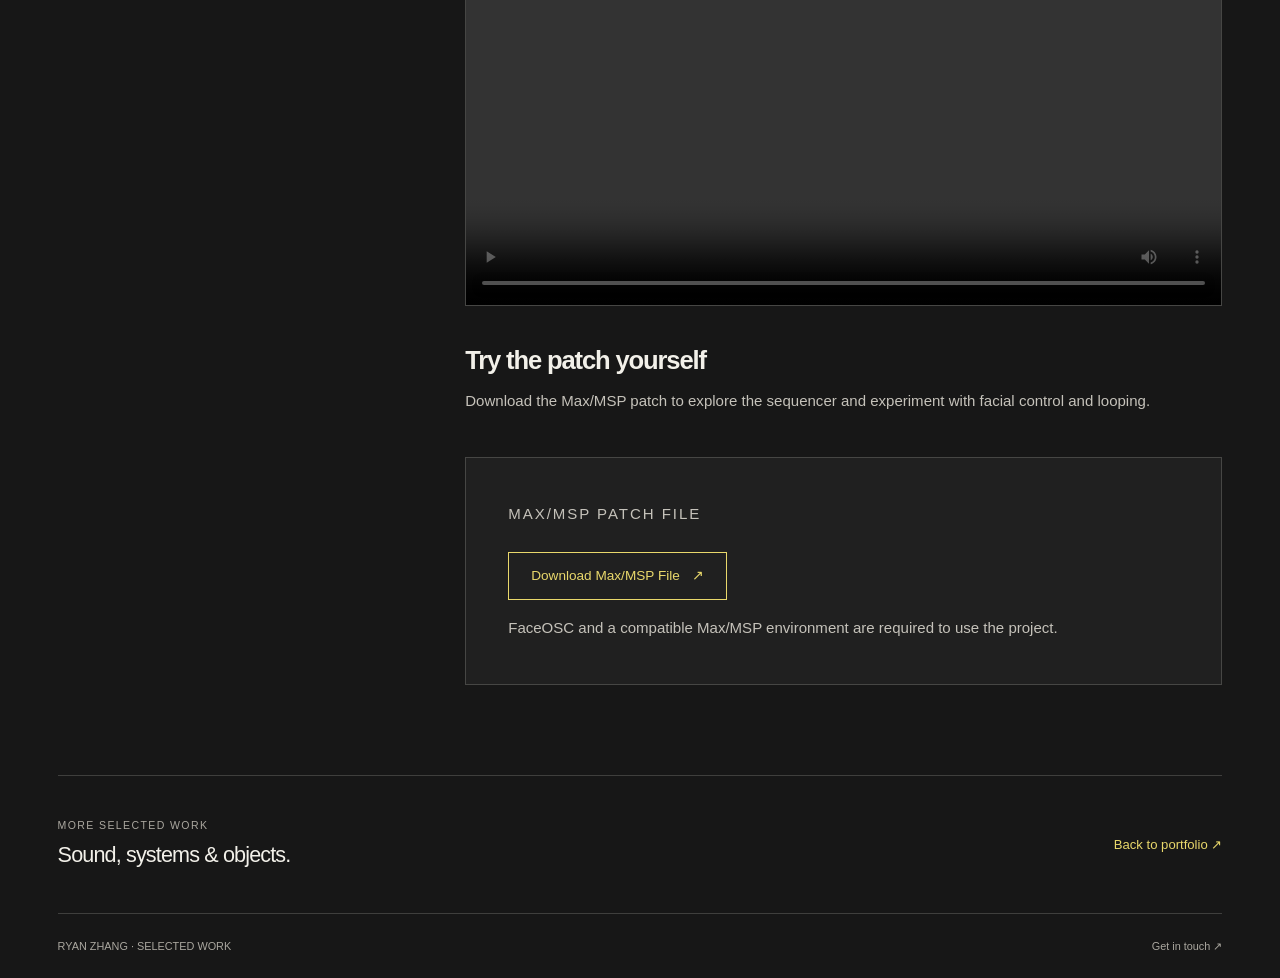
<file: face2music/index.html>
<!DOCTYPE html>
<html lang="en">
<head>
  <meta charset="UTF-8">
  <meta name="viewport" content="width=device-width, initial-scale=1.0">
  <meta name="theme-color" content="#171717">
  <meta name="description" content="Face2Music — an experimental music-making interface that transforms facial movement into sound.">
  <title>Face2Music — Ryan Zhang</title>
  <link rel="stylesheet" href="../style.css">
  <style>

    img, video {
      display: block;
      max-width: 100%;
    }

    ::selection {
      background: var(--accent);
      color: var(--bg);
    }

    .wrap {
      width: var(--page);
      margin-inline: auto;
    }

    /* Hero */

    .hero {
      padding-top: clamp(75px, 10vw, 145px);
      padding-bottom: 80px;
    }

    .eyebrow,
    .section-label,
    .meta {
      font-size: .66rem;
      letter-spacing: .13em;
      text-transform: uppercase;
    }

    .eyebrow,
    .section-label {
      color: var(--accent);
    }

    .eyebrow {
      margin-bottom: 26px;
    }

    h1 {
      max-width: 1250px;
      font-size: clamp(4rem, 13vw, 11.5rem);
      line-height: .84;
      letter-spacing: -.095em;
      font-weight: 740;
    }

    h1 .muted-line {
      display: block;
      color: var(--muted);
    }

    .hero-bottom {
      display: grid;
      grid-template-columns: minmax(0, 1.1fr) minmax(220px, .6fr);
      gap: 36px;
      align-items: end;
      margin-top: clamp(45px, 7vw, 95px);
    }

    .intro {
      max-width: 650px;
      font-size: clamp(1rem, 1.5vw, 1.22rem);
      color: #d4d1c9;
      line-height: 1.7;
    }

    .hero-note {
      justify-self: end;
      max-width: 300px;
      color: var(--muted);
      font-size: .78rem;
    }

    .hero-note span {
      display: block;
      color: var(--text);
      margin-bottom: 7px;
    }

    .project-meta-tags {
      display: flex;
      flex-wrap: wrap;
      gap: 8px;
      margin-top: 24px;
    }

    .tag {
      padding: 5px 10px;
      border: 1px solid var(--line);
      border-radius: 2px;
      color: var(--muted);
      font-size: .7rem;
    }

    /* Video & Media */

    .video-frame {
      position: relative;
      margin-top: 52px;
      background: var(--panel);
      overflow: hidden;
      border: 1px solid var(--line);
    }

    .video-frame video,
    .video-frame img {
      width: 100%;
      aspect-ratio: 16 / 9;
      object-fit: cover;
      background: #111;
    }

    .media-caption {
      display: flex;
      justify-content: space-between;
      gap: 20px;
      margin-top: 12px;
      color: var(--muted);
      font-size: .7rem;
    }

    /* General sections */

    .section {
      padding-block: 90px;
      border-top: 1px solid var(--line);
    }

    .section-head {
      display: flex;
      align-items: baseline;
      justify-content: space-between;
      gap: 24px;
      margin-bottom: 38px;
    }

    h2 {
      font-size: clamp(2.4rem, 6vw, 5.5rem);
      line-height: .94;
      letter-spacing: -.08em;
      font-weight: 690;
    }

    h3 {
      font-size: clamp(1.15rem, 2vw, 1.65rem);
      line-height: 1.15;
      letter-spacing: -.045em;
      margin-top: 30px;
      margin-bottom: 12px;
    }

    .section-description {
      max-width: 390px;
      color: var(--muted);
      font-size: .84rem;
    }

    .story-grid {
      display: grid;
      grid-template-columns: minmax(150px, .42fr) minmax(0, 1fr);
      gap: clamp(28px, 7vw, 110px);
    }

    .story-index {
      color: var(--accent);
      font-size: .68rem;
      letter-spacing: .13em;
      text-transform: uppercase;
    }

    .story-content {
      max-width: 780px;
    }

    .story-content p {
      color: #c5c2ba;
      font-size: .94rem;
      line-height: 1.85;
      margin-bottom: 20px;
    }

    .story-content p:last-child {
      margin-bottom: 0;
    }

    .story-content strong {
      color: var(--text);
      font-weight: 560;
    }

    /* Guidelines / Steps list */

    .guidelines {
      display: grid;
      gap: 12px;
      margin-top: 10px;
      padding: 0;
      list-style: none;
      counter-reset: steps;
    }

    .guidelines li {
      display: flex;
      gap: 16px;
      align-items: baseline;
      padding: 14px 0;
      border-bottom: 1px solid var(--line);
      counter-increment: steps;
      color: #c5c2ba;
      font-size: .94rem;
    }

    .guidelines li::before {
      content: "0" counter(steps);
      color: var(--accent);
      font-size: .72rem;
      font-weight: 700;
      letter-spacing: .1em;
    }

    /* Production details */

    .production-list {
      border-top: 1px solid var(--line);
    }

    .production-item {
      display: grid;
      grid-template-columns: 70px minmax(150px, .65fr) minmax(0, 1.3fr);
      gap: 24px;
      align-items: start;
      padding: 27px 0;
      border-bottom: 1px solid var(--line);
    }

    .production-number {
      color: var(--accent);
      font-size: .72rem;
    }

    .production-item h3 {
      margin-top: 0;
    }

    .production-item p {
      color: #c5c2ba;
      font-size: .85rem;
      max-width: 590px;
      margin-bottom: 0;
    }

    /* Download section */

    .download-section {
      margin-top: 42px;
      padding: clamp(22px, 3.5vw, 42px);
      border: 1px solid var(--line);
      background: var(--panel);
    }

    .download-link {
      display: inline-flex;
      align-items: center;
      gap: 12px;
      margin-top: 16px;
      padding: 13px 22px;
      border: 1px solid var(--accent);
      color: var(--accent);
      font-size: .85rem;
      transition: background .2s ease, color .2s ease;
    }

    .download-link:hover {
      background: var(--accent);
      color: var(--bg);
    }

    .download-note {
      margin-top: 14px;
      color: var(--muted);
      font-size: .76rem;
    }


    @media (max-width: 760px) {
      :root {
        --page: calc(100% - 40px);
      }

      .topbar {
        padding: 15px 20px;
      }

      .nav {
        gap: 15px;
      }

      .nav a {
        font-size: .7rem;
      }

      .hero {
        padding-top: 75px;
        padding-bottom: 58px;
      }

      h1 {
        font-size: clamp(3.6rem, 15vw, 7rem);
      }

      .hero-bottom {
        grid-template-columns: 1fr;
        gap: 20px;
        margin-top: 40px;
      }

      .hero-note {
        justify-self: start;
      }

      .video-frame {
        margin-top: 34px;
      }

      .video-frame video,
      .video-frame img {
        aspect-ratio: 4 / 3;
      }

      .section {
        padding-block: 62px;
      }

      .section-head {
        align-items: flex-start;
        flex-direction: column;
        gap: 15px;
      }

      .story-grid {
        grid-template-columns: 1fr;
        gap: 20px;
      }

      .production-item {
        grid-template-columns: 35px 1fr;
        gap: 12px;
      }

      .production-item p {
        grid-column: 2;
      }

      .next-project,
      footer {
        align-items: flex-start;
        flex-direction: column;
      }

      .media-caption {
        flex-direction: column;
        gap: 4px;
      }
    }

    @media (prefers-reduced-motion: reduce) {
      html {
        scroll-behavior: auto;
      }

      *,
      *::before,
      *::after {
        transition-duration: .01ms !important;
      }
    }
  </style>
</head>

<body>
  <header class="topbar">
    <a class="wordmark" href="../index.html">RYAN ZHANG</a>

    <nav class="nav" aria-label="Main navigation">
      <a href="../index.html#work">Work</a>
      <a href="../index.html#about">About</a>
      <a class="contact-link" href="../index.html#contact">Contact ↗</a>
    </nav>
  </header>

  <main>
    <!-- HERO -->
    <section class="hero wrap">
      <p class="eyebrow">Interactive Music · Max/MSP</p>

      <h1>
        Face2
        <span class="muted-line">Music.</span>
      </h1>

      <div class="hero-bottom">
        <p class="intro">
          An experimental music-making interface that transforms facial
          movement into sound, inviting users to explore musical expression
          through interaction rather than traditional instruments.
        </p>

        <p class="hero-note">
          <span>Interactive instrument · <time datetime="2025-03">03/2025</time></span>
          Max/MSP · FaceOSC · Karplus–Strong Synthesis · Audio Loops
        </p>
      </div>

      <div class="project-meta-tags">
        <span class="tag">Max/MSP</span>
        <span class="tag">FaceOSC</span>
        <span class="tag">Sequencer</span>
        <span class="tag">Karplus–Strong Synthesis</span>
        <span class="tag">Audio Loops</span>
      </div>

      <figure class="video-frame">
        <img
          src="../resources/face2music/face2music_full.png"
          alt="Face2Music Max/MSP patch and interface"
        >
      </figure>

      <div class="media-caption">
        <span>FACE2MUSIC — MAX/MSP PATCH INTERFACE</span>
        <span>Facial tracking · Sequencing · Synthesis</span>
      </div>
    </section>

    <!-- OVERVIEW -->
    <section class="section" id="overview">
      <div class="wrap">
        <div class="section-head">
          <p class="section-label">Overview / 01</p>
          <p class="section-description">
            Turning natural facial movement into dynamic musical patterns.
          </p>
        </div>

        <div class="story-grid">
          <p class="story-index">Facial tracking to sound</p>

          <div class="story-content">
            <p>
              Face2Music is a face-controlled sequencer powered by FaceOSC, a
              standalone desktop program that tracks facial features through a
              camera and transmits them over Open Sound Control (OSC).
            </p>

            <p>
              The horizontal position of the face modulates note brightness,
              vertical position influences resonance, distance from the camera
              adjusts the filter cutoff, and mouth height determines sustain.
              Together, these controls let users shape the sound through natural
              movements.
            </p>

            <p>
              The patch uses a randomized sequencer with an eight-note pool,
              reshuffled every fourth repetition to generate evolving musical
              patterns. A looping module also supports recording, playback, and
              pausing across three independent tracks.
            </p>
          </div>
        </div>
      </div>
    </section>

    <!-- HOW TO USE -->
    <section class="section" id="guidelines">
      <div class="wrap">
        <div class="section-head">
          <p class="section-label">Guide / 02</p>
          <h2>Start making<br>music.</h2>
        </div>

        <div class="story-grid">
          <p class="story-index">How to use</p>

          <div class="story-content">
            <p>
              Follow these steps to explore the instrument and create your own
              patterns.
            </p>

            <ol class="guidelines">
              <li>Download and run FaceOSC.exe.</li>
              <li>Turn on the camera input.</li>
              <li>Adjust the sequencer and press Start.</li>
              <li>Move your face to explore different timbres.</li>
              <li>Record and experiment with the three available loops.</li>
              <li>Combine your sounds and enjoy the result.</li>
            </ol>
          </div>
        </div>
      </div>
    </section>

    <!-- MOTIVATION -->
    <section class="section" id="rationale">
      <div class="wrap">
        <div class="section-head">
          <p class="section-label">Motivation / 03</p>
          <h2>Lowering barriers<br>to creation.</h2>
        </div>

        <div class="story-grid">
          <p class="story-index">Why this project exists</p>

          <div class="story-content">
            <p>
              Making music production accessible to beginners has long been one
              of my academic interests. This passion began while volunteering
              as a music teacher for children at a local community center.
            </p>

            <p>
              Many of the children, aged seven to eight, struggled to connect
              with music and recognize its universality and possibilities.
              I understood that feeling: when I was younger, my own exposure
              to music was limited to classical and pop. Hearing Guns N' Roses'
              “Welcome to the Jungle” showed me how diverse and powerful music
              could be.
            </p>

            <p>
              Face2Music grew from the desire to make that sense of discovery
              more accessible. By turning familiar physical movements into
              musical controls, the project encourages children and beginners
              to experiment, listen, and create without first needing to master
              a traditional instrument.
            </p>
          </div>
        </div>
      </div>
    </section>

    <!-- ENGINEERING / TECHNICAL IMPLEMENTATION -->
    <section class="section" id="implementation">
      <div class="wrap">
        <div class="section-head">
          <p class="section-label">Engineering / 04</p>
          <h2>Technical<br>implementation.</h2>
        </div>

        <div class="story-grid" style="margin-bottom: 45px;">
          <p class="story-index">System architecture</p>

          <div class="story-content">
            <p>
              The project integrates computer vision tracking via FaceOSC with
              real-time digital signal processing inside Max/MSP, combining
              custom OSC mapping, algorithmic sequencing, and physical modeling
              synthesis.
            </p>
          </div>
        </div>

        <div class="production-list">
          <article class="production-item">
            <span class="production-number">01</span>
            <h3>Facial tracking & mapping</h3>
            <p>
              FaceOSC sends facial tracking data through OSC. I receive these
              messages in Max/MSP, scale values to usable ranges, and store
              them in variables for intuitive sound control.
            </p>
          </article>

          <article class="production-item">
            <span class="production-number">02</span>
            <h3>Randomized sequencing</h3>
            <p>
              The sequencer uses a multislider to store note values and
              <strong>zl.scramble</strong> to reshuffle them every fourth repetition
              triggered by a 500ms metro, converted to MIDI for synthesis.
            </p>
          </article>

          <article class="production-item">
            <span class="production-number">03</span>
            <h3>Karplus–Strong synthesis</h3>
            <p>
              Synthesis begins with a random noise buffer generated by
              <strong>rand~ 600</strong>, shaped by low-pass filtering and feedback
              to simulate the decay of a plucked string.
            </p>
          </article>

          <article class="production-item">
            <span class="production-number">04</span>
            <h3>Looping & playback</h3>
            <p>
              Outputs route to three independent tracks using <strong>buffer~</strong>,
              <strong>record~</strong>, and <strong>groove~</strong> objects with
              clocker coordination for precise recording and playback control.
            </p>
          </article>
        </div>
      </div>
    </section>

    <!-- DEMONSTRATION & DOWNLOAD -->
    <section class="section" id="demo">
      <div class="wrap">
        <div class="section-head">
          <p class="section-label">Demonstration / 05</p>
          <h2>See how it works<br><span style="color:var(--muted)">& try the patch.</span></h2>
        </div>

        <div class="story-grid">
          <p class="story-index">Video walkthrough</p>

          <div class="story-content">
            <p>
              Watch the demonstration to see the Face2Music patch in action
              and learn how its controls and looping system work.
            </p>

            <div class="video-frame" style="margin-top: 24px; margin-bottom: 40px;">
              <video controls preload="metadata" playsinline>
                <source
                  src="../resources/face2music/face2music_explanation.mp4"
                  type="video/mp4"
                >
                Your browser does not support the video tag.
              </video>
            </div>

            <h3>Try the patch yourself</h3>
            <p>
              Download the Max/MSP patch to explore the sequencer and experiment
              with facial control and looping.
            </p>
            
            <div class="download-section">
              <p class="eyebrow" style="margin-bottom: 8px;">Max/MSP Patch File</p>
              <a
                class="download-link"
                href="../resources/face2music/Face2Music.maxpat"
                download="Face2Music.maxpat"
              >
                Download Max/MSP File <span aria-hidden="true">↗</span>
              </a>
              <p class="download-note">
                FaceOSC and a compatible Max/MSP environment are required to use
                the project.
              </p>
            </div>
          </div>
        </div>
      </div>
    </section>

    <!-- FOOTER / NEXT PROJECT -->
    <div class="wrap next-project">
      <div>
        <p class="meta">More selected work</p>
        <p style="font-size:1.35rem;letter-spacing:-.04em;margin-top:5px">
          Sound, systems & objects.
        </p>
      </div>

      <a href="../index.html#work">Back to portfolio ↗</a>
    </div>
  </main>

  <footer class="wrap">
    <span>RYAN ZHANG · SELECTED WORK</span>
    <a href="../index.html#contact">Get in touch ↗</a>
  </footer>
</body>
</html>
</file>
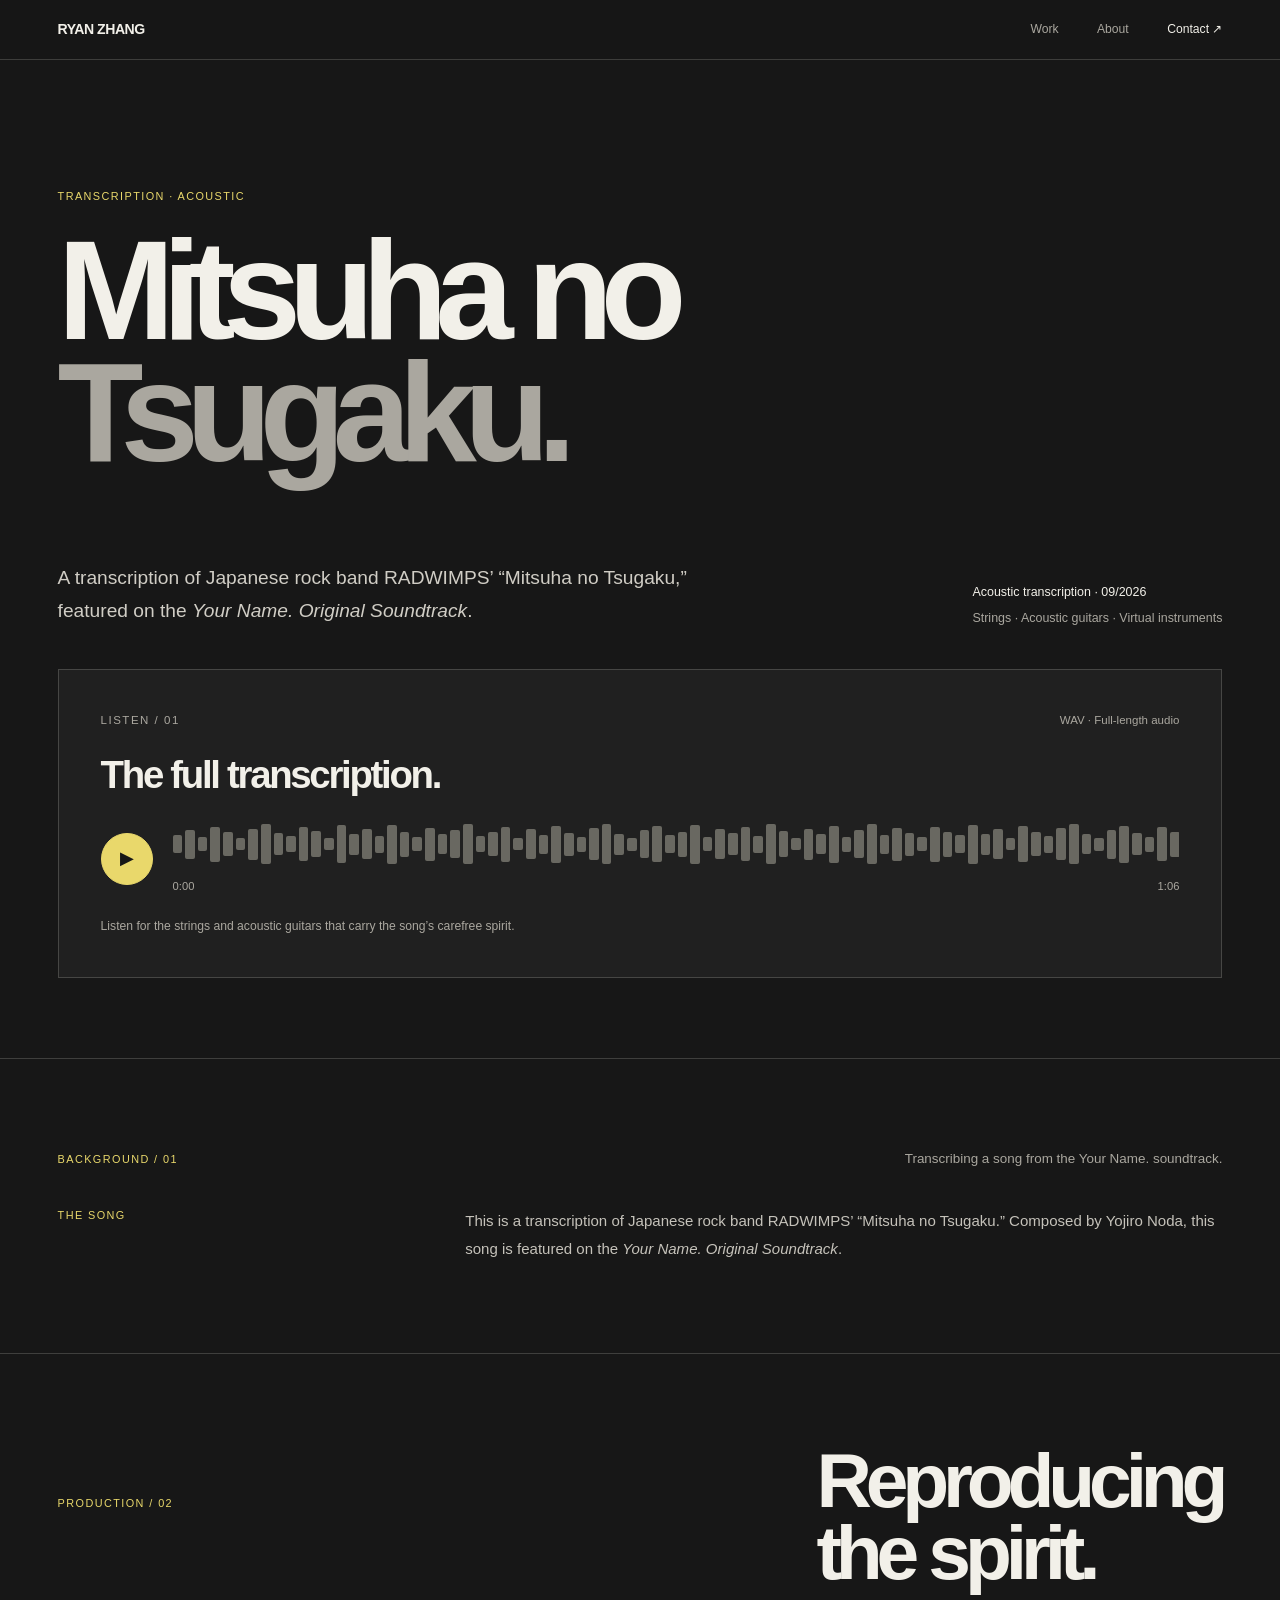
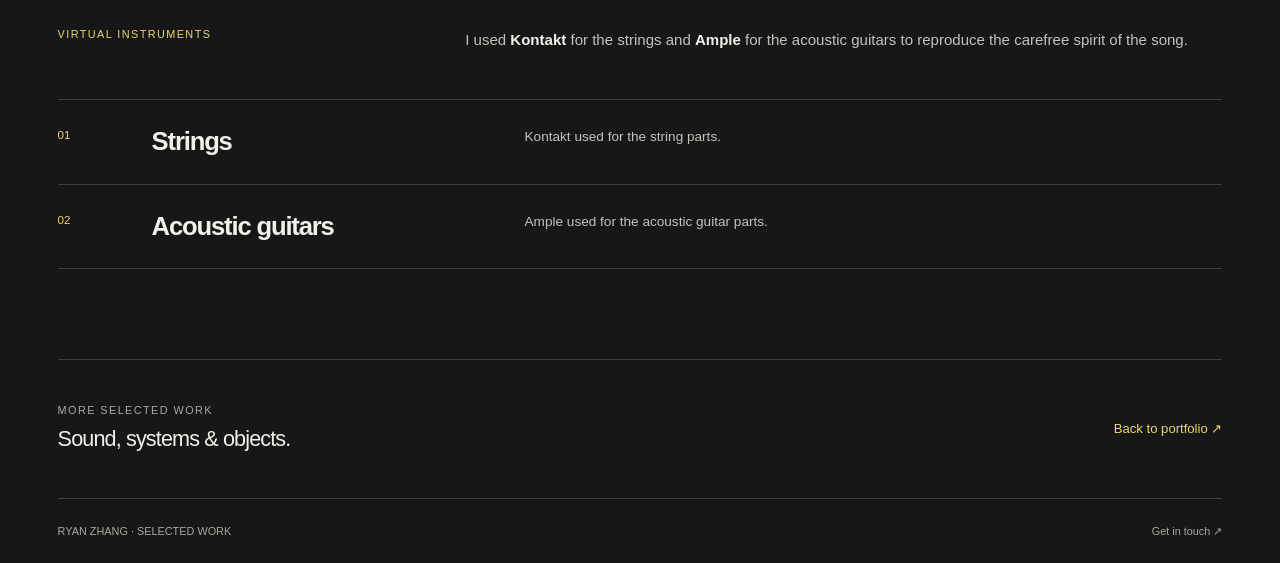
<file: mitsuha-no-tsugaku/index.html>
<!DOCTYPE html>
<html lang="en">
<head>
  <meta charset="UTF-8">
  <meta name="viewport" content="width=device-width, initial-scale=1.0">
  <meta name="theme-color" content="#171717">
  <meta name="description" content="Mitsuha no Tsugaku — an acoustic transcription of the RADWIMPS song by Ryan Zhang.">
  <title>Mitsuha no Tsugaku — Ryan Zhang</title>

  <!-- Shared site-wide stylesheet -->
  <link rel="stylesheet" href="../style.css">

  <style>
    /* Hero */
    .hero {
      padding-top: clamp(75px, 10vw, 145px);
      padding-bottom: 80px;
    }

    .eyebrow,
    .section-label,
    .meta {
      font-size: .68rem;
      letter-spacing: .13em;
      text-transform: uppercase;
    }

    .eyebrow,
    .section-label {
      color: var(--accent);
    }

    .eyebrow {
      margin-bottom: 26px;
    }

    h1 {
      max-width: 1250px;
      font-size: clamp(3.5rem, 11vw, 9.5rem);
      line-height: .86;
      letter-spacing: -.09em;
      font-weight: 740;
    }

    h1 .muted-line {
      display: block;
      color: var(--muted);
    }

    .hero-bottom {
      display: grid;
      grid-template-columns: minmax(0, 1.1fr) minmax(220px, .6fr);
      gap: 36px;
      align-items: end;
      margin-top: clamp(45px, 7vw, 95px);
    }

    .intro {
      max-width: 650px;
      font-size: clamp(1rem, 1.5vw, 1.22rem);
      color: var(--soft);
      line-height: 1.7;
    }

    .hero-note {
      justify-self: end;
      max-width: 300px;
      color: var(--muted);
      font-size: .78rem;
    }

    .hero-note span {
      display: block;
      color: var(--text);
      margin-bottom: 7px;
    }

    /* Custom WAV player */
    .audio-section {
      margin-top: 42px;
      padding: clamp(22px, 3.5vw, 42px);
      border: 1px solid var(--line);
      background: var(--panel);
    }

    .audio-top {
      display: flex;
      justify-content: space-between;
      gap: 20px;
      align-items: flex-start;
      margin-bottom: 28px;
    }

    .audio-top h2 {
      font-size: clamp(1.5rem, 3vw, 2.4rem);
      line-height: 1;
      letter-spacing: -.06em;
      margin-top: 9px;
    }

    .audio-top p {
      color: var(--muted);
      font-size: .72rem;
    }

    .audio-controls {
      display: grid;
      grid-template-columns: auto minmax(0, 1fr);
      gap: 20px;
      align-items: center;
    }

    .play-button {
      width: 52px;
      height: 52px;
      flex-shrink: 0;
      border: 1px solid var(--accent);
      border-radius: 50%;
      background: var(--accent);
      color: var(--bg);
      cursor: pointer;
      font-size: 1.1rem;
      transition: transform .2s ease, background .2s ease;
    }

    .play-button:hover {
      transform: scale(1.05);
      background: #f4e68d;
    }

    .play-button:focus-visible,
    .waveform:focus-visible {
      outline: 2px solid var(--accent);
      outline-offset: 4px;
    }

    .track-area {
      min-width: 0;
    }

    .waveform {
      display: flex;
      align-items: center;
      gap: 3px;
      height: 44px;
      cursor: pointer;
      overflow: hidden;
    }

    .waveform span {
      flex: 1;
      min-width: 2px;
      height: var(--height);
      max-height: 40px;
      background: #696861;
      transition: background .15s ease;
      border-radius: 2px;
    }

    .waveform span.played {
      background: var(--accent);
    }

    .track-meta {
      display: flex;
      justify-content: space-between;
      gap: 15px;
      margin-top: 12px;
      color: var(--muted);
      font-size: .7rem;
      font-variant-numeric: tabular-nums;
    }

    .audio-note {
      margin-top: 22px;
      color: var(--muted);
      font-size: .76rem;
    }

    /* Content sections */
    .section {
      padding-block: 90px;
      border-top: 1px solid var(--line);
    }

    .section-head {
      display: flex;
      align-items: baseline;
      justify-content: space-between;
      gap: 24px;
      margin-bottom: 38px;
    }

    h2 {
      font-size: clamp(2.4rem, 6vw, 5.5rem);
      line-height: .94;
      letter-spacing: -.08em;
      font-weight: 690;
    }

    .section-description {
      max-width: 390px;
      color: var(--muted);
      font-size: .84rem;
    }

    .story-grid {
      display: grid;
      grid-template-columns: minmax(150px, .42fr) minmax(0, 1fr);
      gap: clamp(28px, 7vw, 110px);
    }

    .story-index {
      color: var(--accent);
      font-size: .68rem;
      letter-spacing: .13em;
      text-transform: uppercase;
    }

    .story-content {
      max-width: 780px;
    }

    .story-content p {
      color: #c5c2ba;
      font-size: .94rem;
      line-height: 1.85;
      margin-bottom: 20px;
    }

    .story-content p:last-child {
      margin-bottom: 0;
    }

    .story-content strong {
      color: var(--text);
      font-weight: 560;
    }

    /* Production details */
    .production-list {
      border-top: 1px solid var(--line);
    }

    .production-item {
      display: grid;
      grid-template-columns: 70px minmax(150px, .65fr) minmax(0, 1.3fr);
      gap: 24px;
      align-items: start;
      padding: 27px 0;
      border-bottom: 1px solid var(--line);
    }

    .production-number {
      color: var(--accent);
      font-size: .72rem;
    }

    .production-item h3 {
      font-size: clamp(1.15rem, 2vw, 1.65rem);
      line-height: 1.15;
      letter-spacing: -.045em;
    }

    .production-item p {
      color: #c5c2ba;
      font-size: .85rem;
      max-width: 590px;
    }

    @media (max-width: 760px) {
      .hero {
        padding-top: 75px;
        padding-bottom: 58px;
      }

      h1 {
        font-size: clamp(3.4rem, 14vw, 7rem);
      }

      .hero-bottom {
        grid-template-columns: 1fr;
        gap: 20px;
        margin-top: 40px;
      }

      .hero-note {
        justify-self: start;
      }

      .section {
        padding-block: 62px;
      }

      .section-head {
        align-items: flex-start;
        flex-direction: column;
        gap: 15px;
      }

      .story-grid {
        grid-template-columns: 1fr;
        gap: 20px;
      }

      .production-item {
        grid-template-columns: 35px 1fr;
        gap: 12px;
      }

      .production-item p {
        grid-column: 2;
      }

      .audio-top {
        flex-direction: column;
      }

      .audio-controls {
        gap: 13px;
      }

      .waveform {
        gap: 2px;
      }

      .next-project {
        align-items: flex-start;
        flex-direction: column;
      }
    }

    @media (prefers-reduced-motion: reduce) {
      *,
      *::before,
      *::after {
        transition-duration: .01ms !important;
      }
    }
  </style>
</head>

<body>
  <header class="topbar">
    <a class="wordmark" href="../index.html">RYAN ZHANG</a>

    <nav class="nav" aria-label="Main navigation">
      <a href="../index.html#work">Work</a>
      <a href="../index.html#about">About</a>
      <a class="contact-link" href="../index.html#contact">Contact ↗</a>
    </nav>
  </header>

  <main>
    <!-- HERO -->
    <section class="hero wrap">
      <p class="eyebrow">Transcription · Acoustic</p>

      <h1>
        Mitsuha no
        <span class="muted-line">Tsugaku.</span>
      </h1>

      <div class="hero-bottom">
        <p class="intro">
          A transcription of Japanese rock band RADWIMPS’ “Mitsuha no
          Tsugaku,” featured on the <em>Your Name. Original Soundtrack</em>.
        </p>

        <p class="hero-note">
          <span>Acoustic transcription · <time datetime="2026-09">09/2026</time></span>
          Strings · Acoustic guitars · Virtual instruments
        </p>
      </div>

      <!-- Custom WAV player -->
      <section class="audio-section" aria-label="Listen to the track">
        <div class="audio-top">
          <div>
            <p class="eyebrow">Listen / 01</p>
            <h2>The full transcription.</h2>
          </div>
          <p>WAV · Full-length audio</p>
        </div>

        <audio id="track"
          src="../resources/mitsuha_no_tsugaku/mitsuha_no_tsugaku.wav"
          preload="metadata"></audio>

        <div class="audio-controls">
          <button class="play-button" id="playButton"
            type="button" aria-label="Play track">▶</button>

          <div class="track-area">
            <div class="waveform" id="waveform"
              role="slider" tabindex="0"
              aria-label="Seek through the audio"
              aria-valuemin="0" aria-valuemax="100"
              aria-valuenow="0"></div>

            <div class="track-meta">
              <span id="currentTime">0:00</span>
              <span id="duration">0:00</span>
            </div>
          </div>
        </div>

        <p class="audio-note">
          Listen for the strings and acoustic guitars that carry the
          song’s carefree spirit.
        </p>
      </section>
    </section>

    <!-- BACKGROUND -->
    <section class="section">
      <div class="wrap">
        <div class="section-head">
          <p class="section-label">Background / 01</p>
          <p class="section-description">
            Transcribing a song from the Your Name. soundtrack.
          </p>
        </div>

        <div class="story-grid">
          <p class="story-index">The song</p>

          <div class="story-content">
            <p>
              This is a transcription of Japanese rock band RADWIMPS’
              “Mitsuha no Tsugaku.” Composed by Yojiro Noda, this song is
              featured on the <em>Your Name. Original Soundtrack</em>.
            </p>
          </div>
        </div>
      </div>
    </section>

    <!-- PRODUCTION -->
    <section class="section">
      <div class="wrap">
        <div class="section-head">
          <p class="section-label">Production / 02</p>
          <h2>Reproducing<br>the spirit.</h2>
        </div>

        <div class="story-grid" style="margin-bottom: 45px;">
          <p class="story-index">Virtual instruments</p>

          <div class="story-content">
            <p>
              I used <strong>Kontakt</strong> for the strings and
              <strong>Ample</strong> for the acoustic guitars to reproduce
              the carefree spirit of the song.
            </p>
          </div>
        </div>

        <div class="production-list">
          <article class="production-item">
            <span class="production-number">01</span>
            <h3>Strings</h3>
            <p>Kontakt used for the string parts.</p>
          </article>

          <article class="production-item">
            <span class="production-number">02</span>
            <h3>Acoustic guitars</h3>
            <p>Ample used for the acoustic guitar parts.</p>
          </article>
        </div>
      </div>
    </section>

    <!-- FOOTER -->
    <div class="wrap next-project">
      <div>
        <p class="meta">More selected work</p>
        <p style="font-size:1.35rem;letter-spacing:-.04em;margin-top:5px">
          Sound, systems & objects.
        </p>
      </div>

      <a href="../index.html#work">Back to portfolio ↗</a>
    </div>
  </main>

  <footer class="wrap">
    <span>RYAN ZHANG · SELECTED WORK</span>
    <a href="mailto:zwd071023@outlook.com">Get in touch ↗</a>
  </footer>

  <script>
    (() => {
      const audio = document.getElementById("track");
      const playButton = document.getElementById("playButton");
      const waveform = document.getElementById("waveform");
      const currentTimeLabel = document.getElementById("currentTime");
      const durationLabel = document.getElementById("duration");

      // Decorative waveform bars, matching the other project pages.
      // These bars are not measured from the actual audio waveform.
      const heights = [
        18, 29, 14, 35, 24, 12, 31, 40, 22, 16,
        34, 26, 12, 38, 21, 30, 17, 39, 25, 14,
        33, 20, 28, 40, 16, 24, 35, 12, 30, 19,
        37, 23, 15, 32, 40, 21, 13, 28, 36, 18,
        25, 39, 14, 30, 22, 34, 17, 40, 26, 12,
        31, 20, 37, 15, 28, 40, 19, 33, 23, 14,
        35, 25, 18, 39, 21, 30, 12, 36, 24, 17,
        32, 40, 20, 13, 29, 37, 22, 15, 34, 25
      ];

      heights.forEach(height => {
        const bar = document.createElement("span");
        bar.style.setProperty("--height", height + "px");
        waveform.appendChild(bar);
      });

      const bars = [...waveform.querySelectorAll("span")];

      function formatTime(seconds) {
        if (!Number.isFinite(seconds)) return "0:00";
        const mins = Math.floor(seconds / 60);
        const secs = Math.floor(seconds % 60);
        return mins + ":" + String(secs).padStart(2, "0");
      }

      function updateProgress() {
        const progress = audio.duration
          ? audio.currentTime / audio.duration
          : 0;

        const playedCount = Math.floor(progress * bars.length);

        bars.forEach((bar, index) => {
          bar.classList.toggle("played", index < playedCount);
        });

        waveform.setAttribute(
          "aria-valuenow",
          String(Math.round(progress * 100))
        );

        currentTimeLabel.textContent = formatTime(audio.currentTime);
      }

      function seekToPointer(event) {
        if (!Number.isFinite(audio.duration)) return;

        const rect = waveform.getBoundingClientRect();
        const position = Math.max(
          0,
          Math.min(1, (event.clientX - rect.left) / rect.width)
        );

        audio.currentTime = position * audio.duration;
      }

      playButton.addEventListener("click", async () => {
        if (audio.paused) {
          try {
            await audio.play();
          } catch (error) {
            console.error("Audio could not be played:", error);
          }
        } else {
          audio.pause();
        }
      });

      audio.addEventListener("play", () => {
        playButton.textContent = "Ⅱ";
        playButton.setAttribute("aria-label", "Pause track");
      });

      audio.addEventListener("pause", () => {
        playButton.textContent = "▶";
        playButton.setAttribute("aria-label", "Play track");
      });

      audio.addEventListener("loadedmetadata", () => {
        durationLabel.textContent = formatTime(audio.duration);
      });

      audio.addEventListener("timeupdate", updateProgress);
      audio.addEventListener("seeked", updateProgress);

      audio.addEventListener("ended", () => {
        updateProgress();
        playButton.textContent = "▶";
        playButton.setAttribute("aria-label", "Play track");
      });

      waveform.addEventListener("click", seekToPointer);

      waveform.addEventListener("keydown", event => {
        if (!Number.isFinite(audio.duration)) return;

        if (event.key === "ArrowRight") {
          event.preventDefault();
          audio.currentTime = Math.min(
            audio.duration,
            audio.currentTime + 5
          );
        }

        if (event.key === "ArrowLeft") {
          event.preventDefault();
          audio.currentTime = Math.max(0, audio.currentTime - 5);
        }

        if (event.key === "Home") {
          audio.currentTime = 0;
        }

        if (event.key === "End") {
          audio.currentTime = audio.duration;
        }
      });

      audio.addEventListener("error", () => {
        durationLabel.textContent = "Audio unavailable";
      });
    })();
  </script>
</body>
</html>
</file>
<file: style.css>
:root {
      --bg: #171717;
      --panel: #202020;
      --text: #f2f0e9;
      --muted: #aaa79f;
      --soft: #d0cdc5;
      --line: rgba(242, 240, 233, .18);
      --accent: #e9d86b;
      --page: min(1440px, calc(100% - 9vw));
}

* {
  box-sizing: border-box;
  margin: 0;
  padding: 0;
}

html {
  scroll-behavior: smooth;
  scroll-padding-top: 90px;
}

body {
  background: var(--bg);
  color: var(--text);
  font-family: Inter, "Helvetica Neue", Arial, sans-serif;
  -webkit-font-smoothing: antialiased;
  line-height: 1.5;
}

a {
  color: inherit;
  text-decoration: none;
}

img, video {
  display: block;
  max-width: 100%;
}

button {
  font: inherit;
}

::selection {
  background: var(--accent);
  color: var(--bg);
}

.wrap {
  width: var(--page);
  margin-inline: auto;
}

/* Navigation Bar */
.topbar {
  position: sticky;
  top: 0;
  z-index: 20;
  display: flex;
  align-items: center;
  justify-content: space-between;
  gap: 24px;
  padding: 19px max(4.5vw, calc((100vw - 1440px) / 2));
  border-bottom: 1px solid var(--line);
  background: rgba(23, 23, 23, .9);
  backdrop-filter: blur(16px);
}

.wordmark {
  font-size: .88rem;
  font-weight: 750;
  letter-spacing: -.035em;
}

.nav {
  display: flex;
  align-items: center;
  gap: clamp(18px, 3vw, 42px);
}

.nav a {
  font-size: .76rem;
  color: var(--muted);
  transition: color .2s ease;
}

.nav a:hover,
.nav a:focus-visible {
  color: var(--accent);
}

.nav .contact-link {
  color: var(--text);
}

/* Typography Helpers */
.eyebrow,
.section-label,
.meta,
.project-number {
  font-size: .68rem;
  letter-spacing: .13em;
  text-transform: uppercase;
}

.eyebrow,
.section-label {
  color: var(--accent);
}


/* Footer */

.next-project {
  display: flex;
  align-items: center;
  justify-content: space-between;
  gap: 25px;
  padding-block: 42px;
  border-top: 1px solid var(--line);
}

.next-project .meta {
  color: var(--muted);
}

.next-project a {
  color: var(--accent);
  font-size: .82rem;
}

footer {
  display: flex;
  justify-content: space-between;
  gap: 20px;
  padding-block: 24px;
  color: var(--muted);
  font-size: .68rem;
  border-top: 1px solid var(--line);
}

footer a:hover {
  color: var(--accent);
}

@media (max-width: 760px) {
  :root {
    --page: calc(100% - 40px);
  }
  .topbar {
    padding: 16px 20px;
  }
  .nav {
    gap: 16px;
  }
  .nav a {
    font-size: .7rem;
  }

  .next-project,
      footer {
        align-items: flex-start;
        flex-direction: column;
      }
}
</file>
